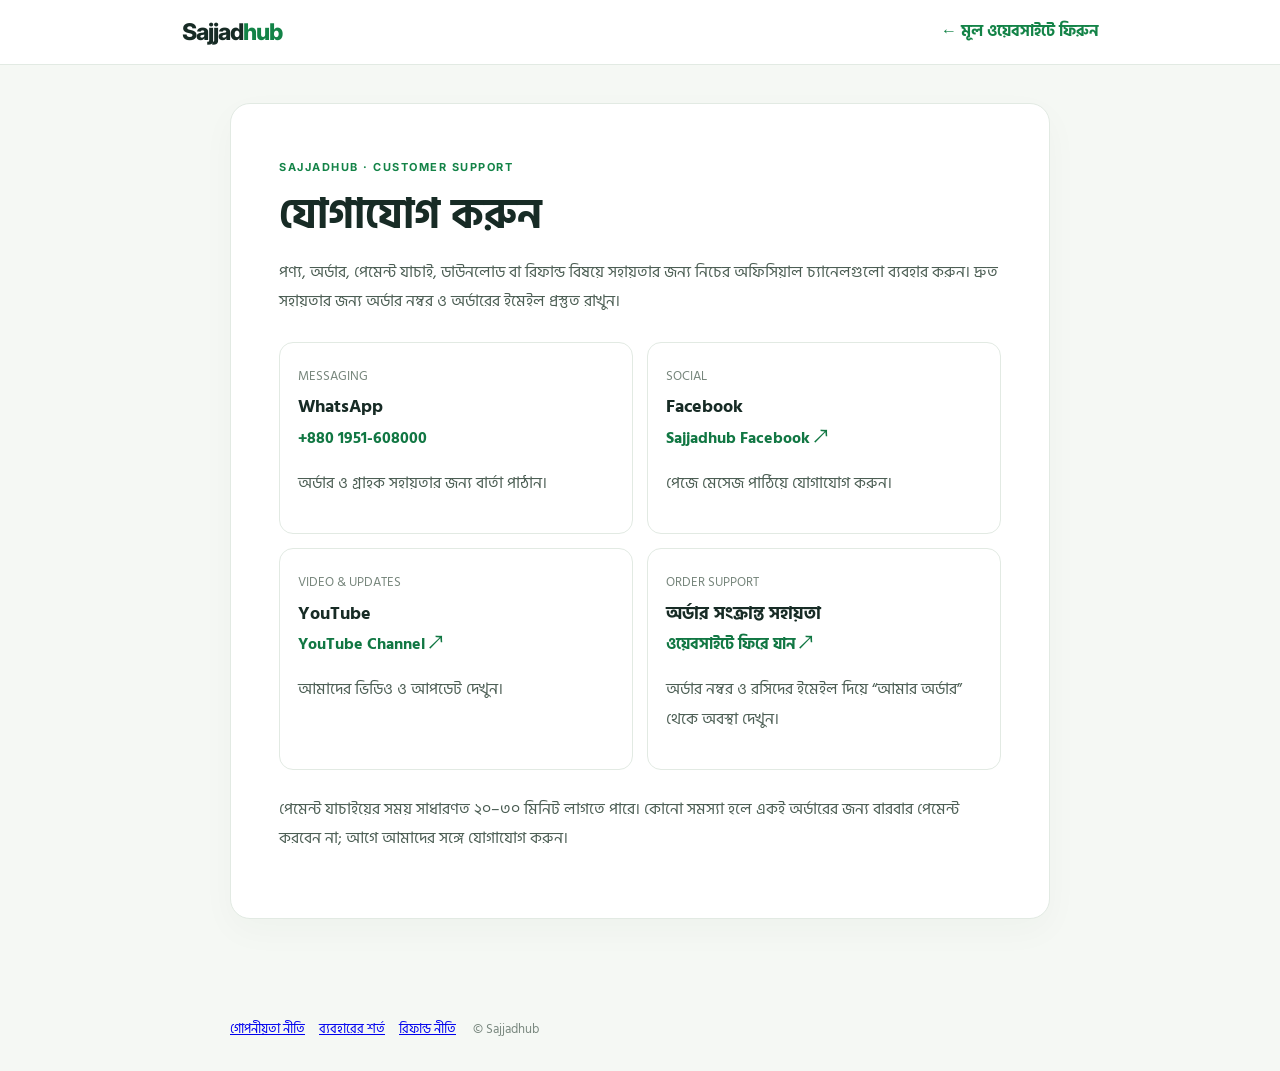
<file: contact.html>
<!doctype html>
<html lang="bn"><head><meta charset="utf-8"><meta name="viewport" content="width=device-width,initial-scale=1"><meta name="description" content="Sajjadhub-এর অর্ডার, পণ্য, পেমেন্ট ও গ্রাহক সহায়তার জন্য যোগাযোগ করুন।"><meta name="robots" content="index,follow"><link rel="canonical" href="https://sajjadhub.pages.dev/contact.html"><meta name="theme-color" content="#101828"><title>যোগাযোগ | Sajjadhub</title><link rel="preconnect" href="https://fonts.googleapis.com"><link rel="preconnect" href="https://fonts.gstatic.com" crossorigin><link href="https://fonts.googleapis.com/css2?family=Hind+Siliguri:wght@400;500;600;700&family=Inter:wght@400;600;700;800&display=swap" rel="stylesheet"><style>
:root{--ink:#172b25;--green:#138347;--line:#e2eae3;--paper:#f5f8f4}*{box-sizing:border-box}body{margin:0;background:var(--paper);color:var(--ink);font-family:"Hind Siliguri",sans-serif;line-height:1.85}.top{background:#fff;border-bottom:1px solid var(--line)}.nav{max-width:960px;margin:auto;padding:17px 22px;display:flex;justify-content:space-between;align-items:center;gap:15px}.brand{font:800 23px Inter,sans-serif;color:var(--ink);text-decoration:none;letter-spacing:-1px}.brand span{color:var(--green)}.nav a:last-child{color:var(--green);text-decoration:none;font-weight:700}.wrap{max-width:860px;margin:38px auto;padding:0 20px 60px}.paper{background:#fff;border:1px solid var(--line);border-radius:20px;padding:clamp(22px,5vw,48px);box-shadow:0 12px 35px #183c2408}.eyebrow{font:700 11px Inter,sans-serif;letter-spacing:1.5px;color:var(--green)}h1{font-size:clamp(30px,5vw,42px);line-height:1.25;margin:8px 0}p{color:#4c5e54}.cards{display:grid;grid-template-columns:repeat(2,minmax(0,1fr));gap:14px;margin:25px 0}.item{border:1px solid var(--line);border-radius:14px;padding:18px}.item strong{display:block;font-size:18px}.item a{color:#117743;font-weight:700;text-decoration:none;overflow-wrap:anywhere}.item small{color:#77867c}.bottom{max-width:860px;margin:0 auto;padding:0 20px 30px;color:#7b8980;font-size:13px}.bottom a{margin-right:14px}@media(max-width:560px){.cards{grid-template-columns:1fr}}</style></head>
<body><header class="top"><nav class="nav"><a class="brand" href="/">Sajjad<span>hub</span></a><a href="/">← মূল ওয়েবসাইটে ফিরুন</a></nav></header><main class="wrap"><article class="paper"><span class="eyebrow">SAJJADHUB · CUSTOMER SUPPORT</span><h1>যোগাযোগ করুন</h1><p>পণ্য, অর্ডার, পেমেন্ট যাচাই, ডাউনলোড বা রিফান্ড বিষয়ে সহায়তার জন্য নিচের অফিসিয়াল চ্যানেলগুলো ব্যবহার করুন। দ্রুত সহায়তার জন্য অর্ডার নম্বর ও অর্ডারের ইমেইল প্রস্তুত রাখুন।</p>
<div class="cards"><section class="item"><small>MESSAGING</small><strong>WhatsApp</strong><a href="https://wa.me/8801951608000" target="_blank" rel="noopener noreferrer">+880 1951-608000</a><p>অর্ডার ও গ্রাহক সহায়তার জন্য বার্তা পাঠান।</p></section>
<section class="item"><small>SOCIAL</small><strong>Facebook</strong><a href="https://www.facebook.com/sh.shoheb.vai" target="_blank" rel="noopener noreferrer">Sajjadhub Facebook ↗</a><p>পেজে মেসেজ পাঠিয়ে যোগাযোগ করুন।</p></section>
<section class="item"><small>VIDEO & UPDATES</small><strong>YouTube</strong><a href="https://www.youtube.com/@hookbangla" target="_blank" rel="noopener noreferrer">YouTube Channel ↗</a><p>আমাদের ভিডিও ও আপডেট দেখুন।</p></section>
<section class="item"><small>ORDER SUPPORT</small><strong>অর্ডার সংক্রান্ত সহায়তা</strong><a href="/#shop">ওয়েবসাইটে ফিরে যান ↗</a><p>অর্ডার নম্বর ও রসিদের ইমেইল দিয়ে “আমার অর্ডার” থেকে অবস্থা দেখুন।</p></section></div>
<p>পেমেন্ট যাচাইয়ের সময় সাধারণত ২০–৩০ মিনিট লাগতে পারে। কোনো সমস্যা হলে একই অর্ডারের জন্য বারবার পেমেন্ট করবেন না; আগে আমাদের সঙ্গে যোগাযোগ করুন।</p></article></main><footer class="bottom"><a href="/privacy-policy.html">গোপনীয়তা নীতি</a><a href="/terms.html">ব্যবহারের শর্ত</a><a href="/refund-policy.html">রিফান্ড নীতি</a> © Sajjadhub</footer></body></html>
</file>
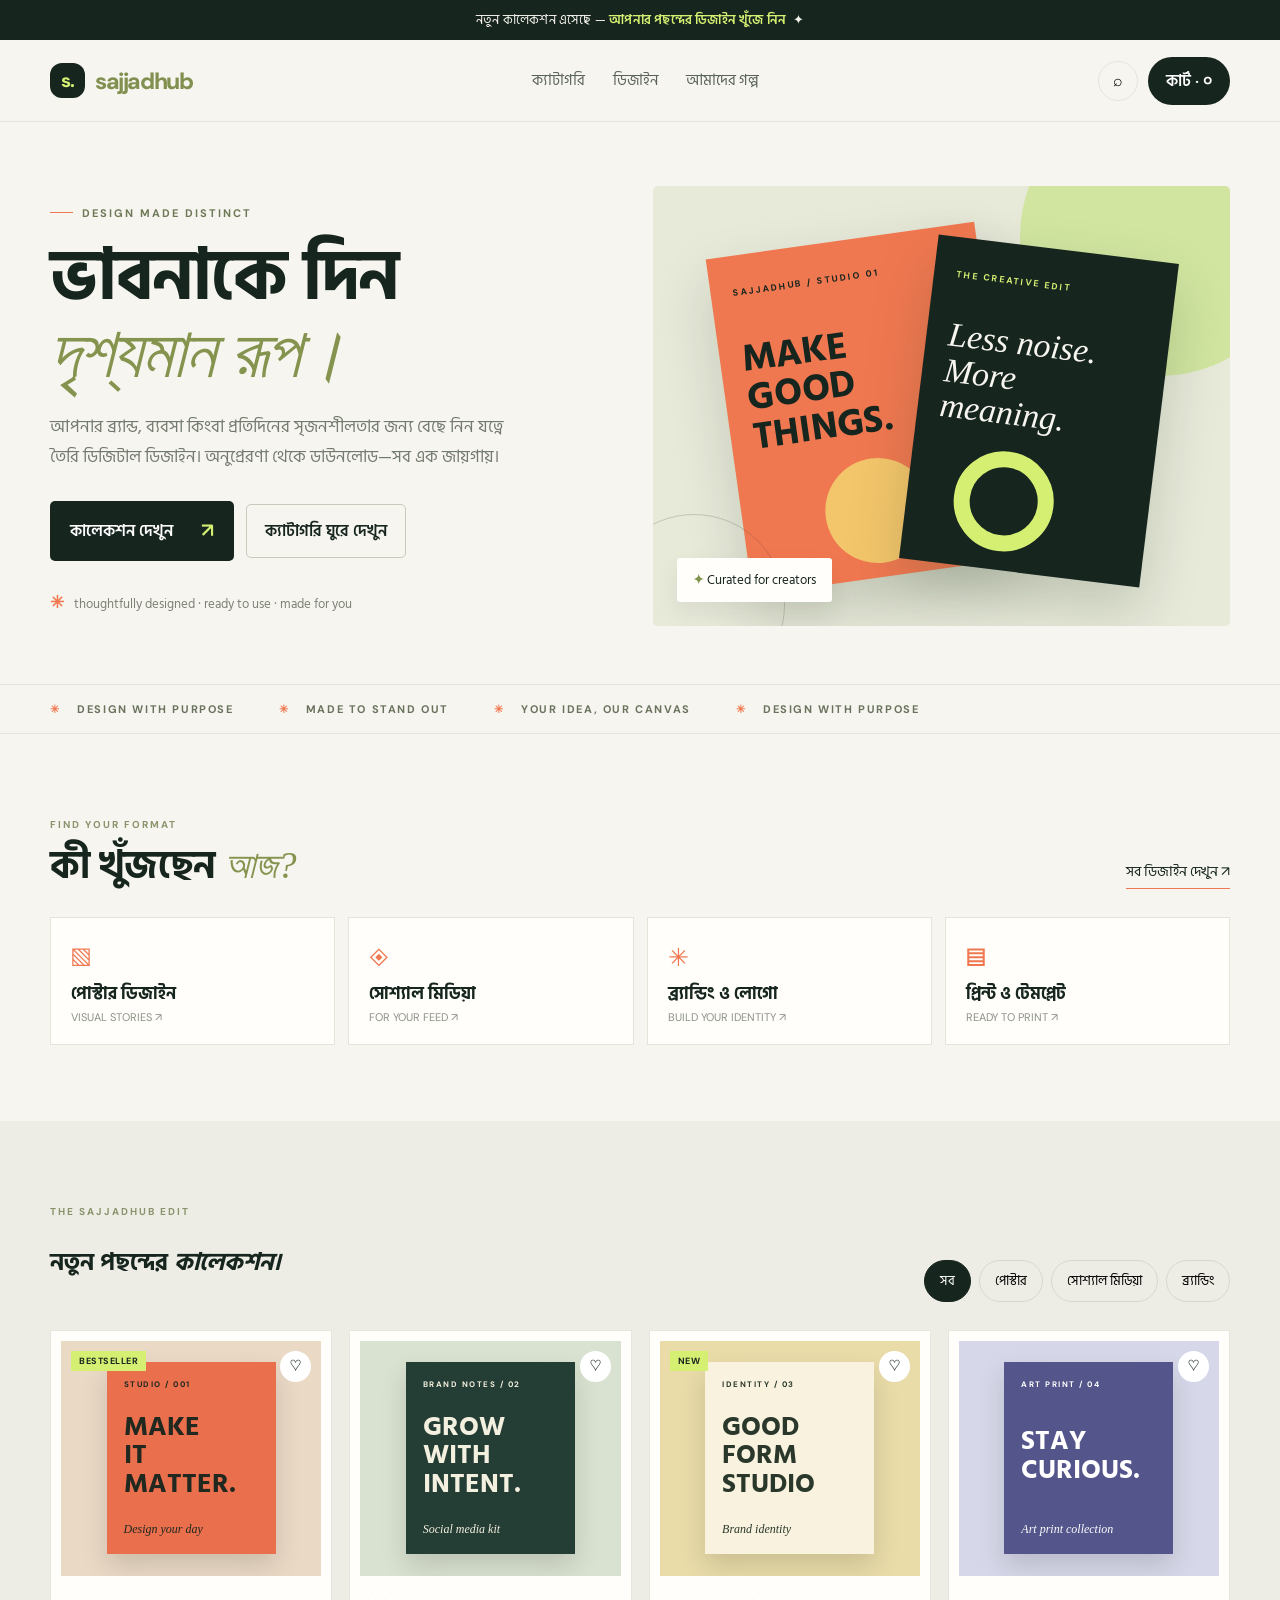
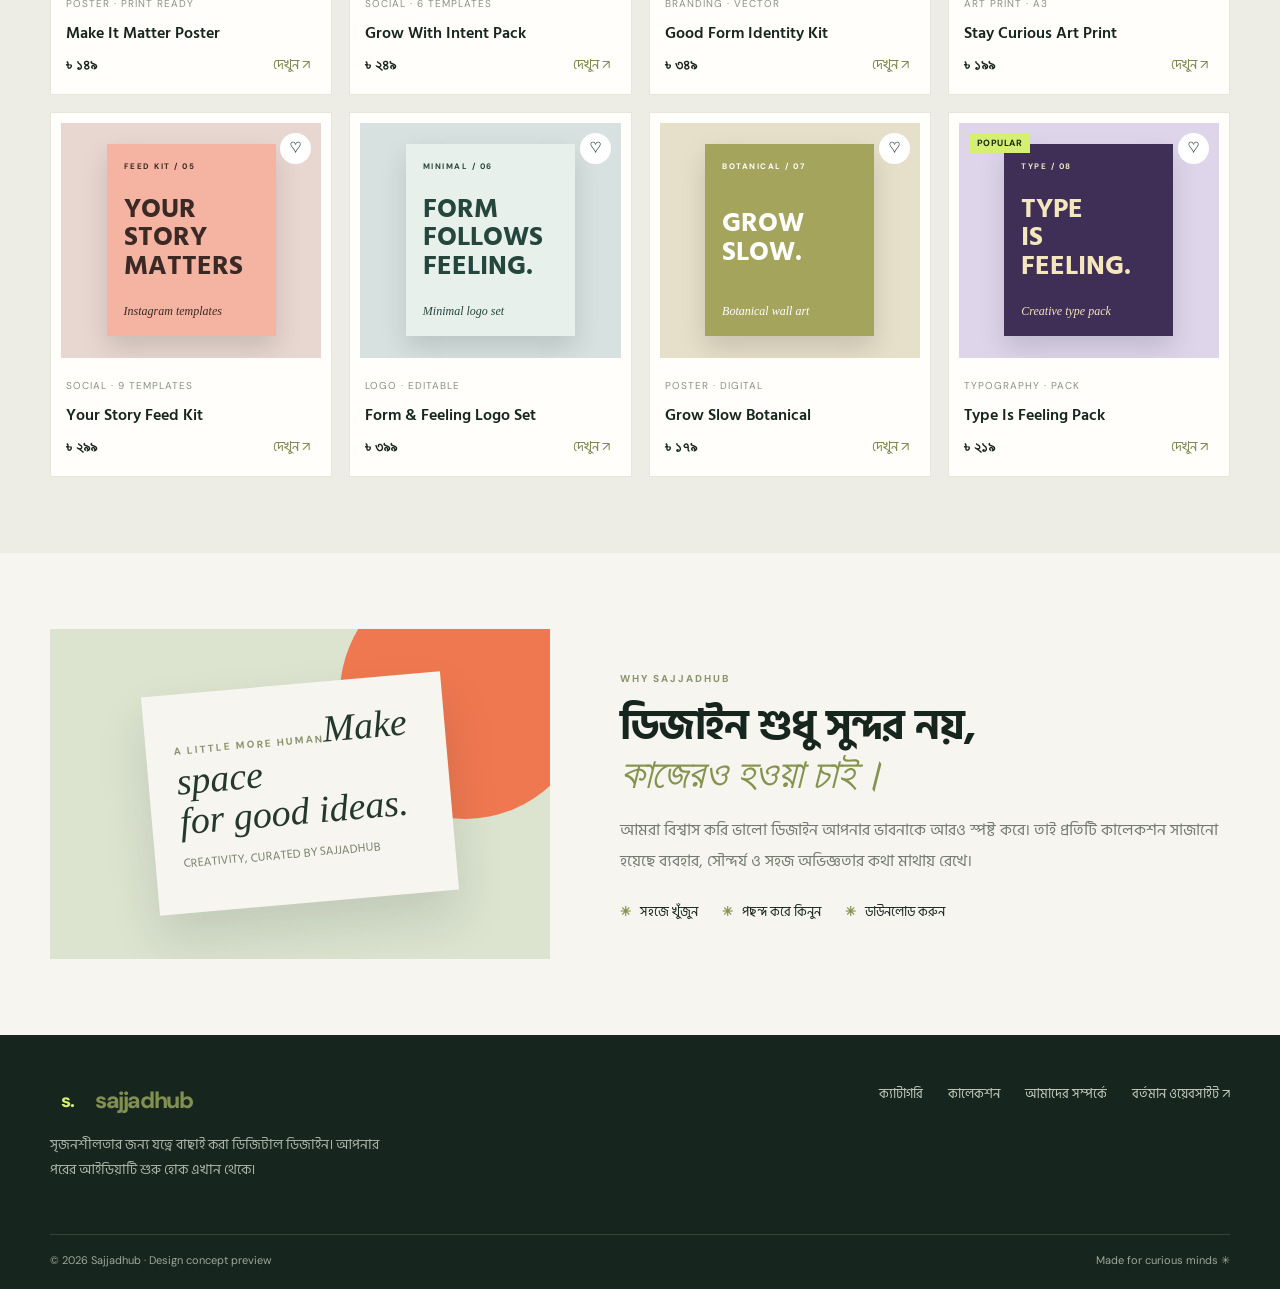
<file: design-demo.html>
<!doctype html>
<html lang="bn">
<head>
<meta charset="utf-8"><meta name="viewport" content="width=device-width,initial-scale=1">
<meta name="theme-color" content="#f7f5ef">
<title>Sajjadhub — নতুন ডিজাইন ডেমো</title>
<link rel="preconnect" href="https://fonts.googleapis.com"><link rel="preconnect" href="https://fonts.gstatic.com" crossorigin>
<link href="https://fonts.googleapis.com/css2?family=DM+Sans:wght@400;500;600;700;800&family=Hind+Siliguri:wght@400;500;600;700&display=swap" rel="stylesheet">
<style>
:root{--paper:#f7f5ef;--ink:#17251f;--muted:#737b70;--line:#e6e3d9;--lime:#d5ef73;--orange:#f07850;--white:#fffefa;--serif:Georgia,serif}
*{box-sizing:border-box}html{scroll-behavior:smooth}body{margin:0;background:var(--paper);color:var(--ink);font-family:"Hind Siliguri","DM Sans",sans-serif}button,a{font:inherit}a{color:inherit;text-decoration:none}.wrap{width:min(1180px,calc(100% - 48px));margin:auto}
.announce{background:var(--ink);color:#f7f5ef;text-align:center;padding:9px 15px;font-size:13px;letter-spacing:.2px}.announce b{color:var(--lime);font-weight:600}
header{height:82px;display:flex;align-items:center;border-bottom:1px solid var(--line);background:rgba(247,245,239,.92);position:sticky;top:0;z-index:10;backdrop-filter:blur(16px)}.nav{display:flex;align-items:center;justify-content:space-between;gap:24px}.brand{display:flex;align-items:center;gap:10px;font:800 23px "DM Sans",sans-serif;letter-spacing:-1.4px}.brand-mark{width:35px;height:35px;border-radius:12px;background:var(--ink);color:var(--lime);display:grid;place-items:center;font-size:19px}.brand span:last-child{color:#819050}.links{display:flex;gap:28px;font-size:15px;color:#59635a}.links a:hover{color:var(--orange)}.nav-right{display:flex;align-items:center;gap:10px}.iconbtn{width:40px;height:40px;border:1px solid var(--line);border-radius:50%;background:transparent;cursor:pointer}.bag{background:var(--ink);color:white;border:0;border-radius:30px;padding:11px 18px;cursor:pointer;font-weight:600}
.hero{padding:64px 0 58px;display:grid;grid-template-columns:1fr 1.04fr;gap:48px;align-items:center}.kicker{display:inline-flex;align-items:center;gap:9px;font:700 11px "DM Sans",sans-serif;letter-spacing:2px;color:#6d7958;text-transform:uppercase}.kicker:before{content:"";width:23px;height:1px;background:var(--orange)}h1{font-size:clamp(42px,5.5vw,70px);line-height:1.08;letter-spacing:-1.5px;margin:19px 0 18px;font-weight:700}h1 em{font-family:var(--serif);font-weight:400;color:#84934e} .hero p{max-width:480px;color:var(--muted);font-size:17px;line-height:1.8;margin:0 0 28px}.actions{display:flex;gap:12px;align-items:center}.primary{display:inline-flex;align-items:center;gap:28px;padding:14px 20px;background:var(--ink);color:white;border-radius:5px;font-weight:600}.primary span{color:var(--lime);font-size:20px}.secondary{padding:13px 18px;border:1px solid #c9cbbd;border-radius:5px;font-weight:600}.hero-note{margin-top:28px;font-size:13px;color:#7d8277}.hero-note b{color:var(--orange);font-size:17px;margin-right:7px}
.artboard{height:440px;position:relative;background:#e7e9d9;border-radius:5px;overflow:hidden;padding:26px}.artboard:before{content:"";position:absolute;width:280px;height:280px;border-radius:50%;background:#d1e5a0;right:-70px;top:-90px}.artboard:after{content:"";position:absolute;width:180px;height:180px;border:1px solid rgba(23,37,31,.18);border-radius:50%;left:-50px;bottom:-70px}.poster-a{position:absolute;width:47%;height:77%;left:13%;top:12%;background:#f07850;transform:rotate(-8deg);box-shadow:0 25px 55px #31412c30;padding:22px;color:#17251f}.poster-a .tiny{font:700 9px "DM Sans";letter-spacing:2px}.poster-a strong{display:block;font-size:38px;line-height:1.02;margin-top:38px}.poster-a .sun{width:105px;height:105px;border-radius:50%;background:#f4c66b;margin:18px auto 0}.poster-b{position:absolute;width:42%;height:74%;right:12%;top:14%;background:#17251f;color:#f7f5ef;transform:rotate(7deg);box-shadow:0 25px 55px #31412c35;padding:22px}.poster-b .tiny{font:700 9px "DM Sans";letter-spacing:2px;color:var(--lime)}.poster-b strong{display:block;font:italic 34px/1.05 Georgia;margin-top:32px}.poster-b .circle{width:100px;height:100px;border-radius:50%;border:16px solid #d5ef73;margin:20px 0 0 25px}.float-label{position:absolute;z-index:2;bottom:24px;left:24px;background:var(--white);padding:11px 16px;border-radius:3px;font-size:13px;box-shadow:0 10px 25px #17251f12}.float-label b{color:#82934e}
.ticker{border-top:1px solid var(--line);border-bottom:1px solid var(--line);padding:17px 0;overflow:hidden;white-space:nowrap;color:#69735e;font:700 11px "DM Sans";letter-spacing:1.6px}.ticker span{margin-right:45px}.ticker i{color:var(--orange);font-style:normal;margin-right:12px}
.section{padding:76px 0}.section-top{display:flex;align-items:end;justify-content:space-between;gap:20px;margin-bottom:28px}.eyebrow{font:700 10px "DM Sans";letter-spacing:2px;color:#89936c}.section h2{font-size:38px;line-height:1.15;margin:8px 0 0;letter-spacing:-.6px}.section h2 em{font-family:Georgia;color:#84934e;font-weight:400}.viewall{font-size:14px;border-bottom:1px solid var(--orange);padding-bottom:5px}
.categories{display:grid;grid-template-columns:repeat(4,1fr);gap:13px}.cat{height:128px;background:var(--white);border:1px solid var(--line);padding:20px;display:flex;flex-direction:column;justify-content:space-between;transition:.25s}.cat:hover{transform:translateY(-4px);border-color:#aab28b}.cat .symbol{font-size:25px;color:var(--orange)}.cat strong{font-size:17px}.cat small{color:#8b9186;font:11px "DM Sans"}
.products{background:#eeede5;padding:76px 0}.filters{display:flex;gap:8px;flex-wrap:wrap}.filter{border:1px solid #d8d8cc;background:transparent;padding:9px 15px;border-radius:30px;cursor:pointer;font-size:13px}.filter.active,.filter:hover{background:var(--ink);color:white;border-color:var(--ink)}.product-grid{display:grid;grid-template-columns:repeat(4,1fr);gap:17px}.product{background:var(--white);padding:10px;border:1px solid #e7e5dc;transition:.25s;cursor:pointer}.product:hover{transform:translateY(-5px);box-shadow:0 18px 35px #17251f0c}.thumb{height:235px;position:relative;overflow:hidden;display:grid;place-items:center}.thumb .art{width:65%;height:82%;box-shadow:0 12px 25px #0002;display:flex;flex-direction:column;justify-content:space-between;padding:17px;transition:.3s}.product:hover .art{transform:scale(1.04) rotate(-1deg)}.art small{font:700 8px "DM Sans";letter-spacing:1.5px}.art strong{font-size:27px;line-height:1.05}.art i{font:italic 12px Georgia}.t1{background:#ead9c5}.t1 .art{background:#e96f4d;color:#202820}.t2{background:#d9e1d0}.t2 .art{background:#243d35;color:#f4f0df}.t3{background:#e9dca9}.t3 .art{background:#f8f2df;color:#29382b}.t4{background:#d6d7e8}.t4 .art{background:#54558b;color:#fff}.t5{background:#e8d7d0}.t5 .art{background:#f4b4a1;color:#3b2925}.t6{background:#d7e2e0}.t6 .art{background:#e8f0ec;color:#25463d}.t7{background:#e6dfc9}.t7 .art{background:#a4a45d;color:#fff}.t8{background:#ded5eb}.t8 .art{background:#3f2e55;color:#f4e7bc}.save{position:absolute;right:10px;top:10px;width:31px;height:31px;border:0;border-radius:50%;background:#fff;color:#24352b;cursor:pointer}.save.saved{color:#e96f4d}.tag{position:absolute;left:10px;top:10px;background:var(--lime);padding:4px 8px;font:700 9px "DM Sans";letter-spacing:.5px}.prod-meta{padding:13px 5px 7px}.prod-meta small{color:#8b9186;font:10px "DM Sans";letter-spacing:1px}.prod-meta h3{font-size:16px;margin:5px 0 7px;font-weight:600}.price-row{display:flex;justify-content:space-between;align-items:center}.price{font:700 15px "DM Sans"}.quick{border:0;background:transparent;color:#78864e;cursor:pointer;font-size:13px}
.story{display:grid;grid-template-columns:.9fr 1.1fr;gap:70px;align-items:center}.story-art{min-height:330px;background:#dce4d0;position:relative;display:grid;place-items:center;overflow:hidden}.story-art:before{content:"";position:absolute;width:250px;height:250px;border-radius:50%;background:#f07850;right:-40px;top:-60px}.story-card{position:relative;background:#f7f5ef;width:60%;padding:28px;box-shadow:0 25px 50px #17251f22;transform:rotate(-5deg)}.story-card strong{font:italic 38px/1 Georgia;color:#25382e}.story-card p{font-size:12px;color:#75806d}.story-copy h2{font-size:42px;line-height:1.15;margin:12px 0}.story-copy p{color:var(--muted);line-height:1.9}.benefits{display:flex;gap:24px;margin-top:25px;flex-wrap:wrap}.benefits span{font-size:13px}.benefits b{color:#84934e;margin-right:6px}
footer{background:#17251f;color:#f7f5ef;padding:48px 0 22px}.foot{display:flex;justify-content:space-between;gap:40px;align-items:start}.foot .brand{color:white}.foot p{max-width:340px;color:#aab4a6;line-height:1.8;font-size:14px}.foot-links{display:flex;gap:25px;color:#c4cbbd;font-size:13px}.copyright{border-top:1px solid #344238;margin-top:38px;padding-top:18px;color:#9ca89a;font:11px "DM Sans";display:flex;justify-content:space-between}
.toast{position:fixed;bottom:22px;left:50%;transform:translate(-50%,20px);opacity:0;background:#17251f;color:white;padding:12px 20px;border-radius:30px;z-index:30;transition:.25s;pointer-events:none}.toast.show{opacity:1;transform:translate(-50%,0)}
@media(max-width:850px){.links{display:none}.hero{grid-template-columns:1fr;gap:32px;padding-top:45px}.artboard{height:390px}.categories{grid-template-columns:repeat(2,1fr)}.product-grid{grid-template-columns:repeat(2,1fr)}.story{grid-template-columns:1fr;gap:35px}.foot{flex-direction:column}.foot-links{flex-wrap:wrap}}
@media(max-width:520px){.wrap{width:calc(100% - 30px)}header{height:68px}.brand{font-size:20px}.iconbtn{width:35px;height:35px}.bag{padding:9px 13px;font-size:12px}.hero{padding:37px 0}.hero p{font-size:15px}.artboard{height:320px;padding:15px}.poster-a,.poster-b{padding:14px}.poster-a strong{font-size:28px;margin-top:28px}.poster-b strong{font-size:27px}.poster-a .sun,.poster-b .circle{width:75px;height:75px}.section,.products{padding:55px 0}.section-top{align-items:start;flex-direction:column}.section h2{font-size:32px}.cat{height:110px;padding:14px}.product-grid{gap:9px}.thumb{height:175px}.thumb .art{padding:12px}.art strong{font-size:21px}.prod-meta h3{font-size:14px}.price{font-size:13px}.filters{gap:6px}.filter{padding:7px 11px;font-size:12px}.story-copy h2{font-size:34px}.copyright{gap:10px;flex-direction:column}}
@media(prefers-reduced-motion:reduce){*{scroll-behavior:auto!important;transition:none!important}}
</style>
</head>
<body>
<div class="announce">নতুন কালেকশন এসেছে — <b>আপনার পছন্দের ডিজাইন খুঁজে নিন</b> &nbsp;✦</div>
<header><div class="wrap nav"><a class="brand" href="#"><span class="brand-mark">s.</span><span>sajjadhub</span></a><nav class="links"><a href="#categories">ক্যাটাগরি</a><a href="#collection">ডিজাইন</a><a href="#story">আমাদের গল্প</a></nav><div class="nav-right"><button class="iconbtn" aria-label="সার্চ" onclick="document.querySelector('#collection').scrollIntoView()">⌕</button><button class="bag" id="bag">কার্ট · ০</button></div></div></header>
<main>
<section class="wrap hero"><div><span class="kicker">DESIGN MADE DISTINCT</span><h1>ভাবনাকে দিন<br><em>দৃশ্যমান রূপ।</em></h1><p>আপনার ব্র্যান্ড, ব্যবসা কিংবা প্রতিদিনের সৃজনশীলতার জন্য বেছে নিন যত্নে তৈরি ডিজিটাল ডিজাইন। অনুপ্রেরণা থেকে ডাউনলোড—সব এক জায়গায়।</p><div class="actions"><a class="primary" href="#collection">কালেকশন দেখুন <span>↗</span></a><a class="secondary" href="#categories">ক্যাটাগরি ঘুরে দেখুন</a></div><div class="hero-note"><b>✳</b> thoughtfully designed · ready to use · made for you</div></div><div class="artboard"><div class="poster-a"><span class="tiny">SAJJADHUB / STUDIO 01</span><strong>MAKE<br>GOOD<br>THINGS.</strong><div class="sun"></div></div><div class="poster-b"><span class="tiny">THE CREATIVE EDIT</span><strong>Less noise.<br>More meaning.</strong><div class="circle"></div></div><div class="float-label"><b>✦</b> Curated for creators</div></div></section>
<div class="ticker"><div class="wrap"><span><i>✳</i> DESIGN WITH PURPOSE</span><span><i>✳</i> MADE TO STAND OUT</span><span><i>✳</i> YOUR IDEA, OUR CANVAS</span><span><i>✳</i> DESIGN WITH PURPOSE</span></div></div>
<section class="wrap section" id="categories"><div class="section-top"><div><span class="eyebrow">FIND YOUR FORMAT</span><h2>কী খুঁজছেন <em>আজ?</em></h2></div><a class="viewall" href="#collection">সব ডিজাইন দেখুন ↗</a></div><div class="categories"><a class="cat" href="#collection" data-filter="পোস্টার"><span class="symbol">▧</span><strong>পোস্টার ডিজাইন</strong><small>VISUAL STORIES ↗</small></a><a class="cat" href="#collection" data-filter="সোশ্যাল মিডিয়া"><span class="symbol">◈</span><strong>সোশ্যাল মিডিয়া</strong><small>FOR YOUR FEED ↗</small></a><a class="cat" href="#collection" data-filter="ব্র্যান্ডিং"><span class="symbol">✳</span><strong>ব্র্যান্ডিং ও লোগো</strong><small>BUILD YOUR IDENTITY ↗</small></a><a class="cat" href="#collection" data-filter="প্রিন্ট"><span class="symbol">▤</span><strong>প্রিন্ট ও টেমপ্লেট</strong><small>READY TO PRINT ↗</small></a></div></section>
<section class="products" id="collection"><div class="wrap"><div class="section-top"><div><span class="eyebrow">THE SAJJADHUB EDIT</span><h2>নতুন পছন্দের <em>কালেকশন।</em></h2></div><div class="filters"><button class="filter active" data-kind="সব">সব</button><button class="filter" data-kind="পোস্টার">পোস্টার</button><button class="filter" data-kind="সোশ্যাল মিডিয়া">সোশ্যাল মিডিয়া</button><button class="filter" data-kind="ব্র্যান্ডিং">ব্র্যান্ডিং</button></div></div><div class="product-grid" id="grid">
<article class="product" data-cat="পোস্টার"><div class="thumb t1"><span class="tag">BESTSELLER</span><button class="save" aria-label="পছন্দে রাখুন">♡</button><div class="art"><small>STUDIO / 001</small><strong>MAKE<br>IT<br>MATTER.</strong><i>Design your day</i></div></div><div class="prod-meta"><small>POSTER · PRINT READY</small><h3>Make It Matter Poster</h3><div class="price-row"><span class="price">৳ ১৪৯</span><button class="quick">দেখুন ↗</button></div></div></article>
<article class="product" data-cat="সোশ্যাল মিডিয়া"><div class="thumb t2"><button class="save" aria-label="পছন্দে রাখুন">♡</button><div class="art"><small>BRAND NOTES / 02</small><strong>GROW<br>WITH<br>INTENT.</strong><i>Social media kit</i></div></div><div class="prod-meta"><small>SOCIAL · 6 TEMPLATES</small><h3>Grow With Intent Pack</h3><div class="price-row"><span class="price">৳ ২৪৯</span><button class="quick">দেখুন ↗</button></div></div></article>
<article class="product" data-cat="ব্র্যান্ডিং"><div class="thumb t3"><span class="tag">NEW</span><button class="save" aria-label="পছন্দে রাখুন">♡</button><div class="art"><small>IDENTITY / 03</small><strong>GOOD<br>FORM<br>STUDIO</strong><i>Brand identity</i></div></div><div class="prod-meta"><small>BRANDING · VECTOR</small><h3>Good Form Identity Kit</h3><div class="price-row"><span class="price">৳ ৩৪৯</span><button class="quick">দেখুন ↗</button></div></div></article>
<article class="product" data-cat="পোস্টার"><div class="thumb t4"><button class="save" aria-label="পছন্দে রাখুন">♡</button><div class="art"><small>ART PRINT / 04</small><strong>STAY<br>CURIOUS.</strong><i>Art print collection</i></div></div><div class="prod-meta"><small>ART PRINT · A3</small><h3>Stay Curious Art Print</h3><div class="price-row"><span class="price">৳ ১৯৯</span><button class="quick">দেখুন ↗</button></div></div></article>
<article class="product" data-cat="সোশ্যাল মিডিয়া"><div class="thumb t5"><button class="save" aria-label="পছন্দে রাখুন">♡</button><div class="art"><small>FEED KIT / 05</small><strong>YOUR<br>STORY<br>MATTERS</strong><i>Instagram templates</i></div></div><div class="prod-meta"><small>SOCIAL · 9 TEMPLATES</small><h3>Your Story Feed Kit</h3><div class="price-row"><span class="price">৳ ২৯৯</span><button class="quick">দেখুন ↗</button></div></div></article>
<article class="product" data-cat="ব্র্যান্ডিং"><div class="thumb t6"><button class="save" aria-label="পছন্দে রাখুন">♡</button><div class="art"><small>MINIMAL / 06</small><strong>FORM<br>FOLLOWS<br>FEELING.</strong><i>Minimal logo set</i></div></div><div class="prod-meta"><small>LOGO · EDITABLE</small><h3>Form & Feeling Logo Set</h3><div class="price-row"><span class="price">৳ ৩৯৯</span><button class="quick">দেখুন ↗</button></div></div></article>
<article class="product" data-cat="পোস্টার"><div class="thumb t7"><button class="save" aria-label="পছন্দে রাখুন">♡</button><div class="art"><small>BOTANICAL / 07</small><strong>GROW<br>SLOW.</strong><i>Botanical wall art</i></div></div><div class="prod-meta"><small>POSTER · DIGITAL</small><h3>Grow Slow Botanical</h3><div class="price-row"><span class="price">৳ ১৭৯</span><button class="quick">দেখুন ↗</button></div></div></article>
<article class="product" data-cat="ব্র্যান্ডিং"><div class="thumb t8"><span class="tag">POPULAR</span><button class="save" aria-label="পছন্দে রাখুন">♡</button><div class="art"><small>TYPE / 08</small><strong>TYPE<br>IS<br>FEELING.</strong><i>Creative type pack</i></div></div><div class="prod-meta"><small>TYPOGRAPHY · PACK</small><h3>Type Is Feeling Pack</h3><div class="price-row"><span class="price">৳ ২১৯</span><button class="quick">দেখুন ↗</button></div></div></article>
</div></div></section>
<section class="wrap section story" id="story"><div class="story-art"><div class="story-card"><span class="eyebrow">A LITTLE MORE HUMAN</span><strong>Make space<br>for good ideas.</strong><p>CREATIVITY, CURATED BY SAJJADHUB</p></div></div><div class="story-copy"><span class="eyebrow">WHY SAJJADHUB</span><h2>ডিজাইন শুধু সুন্দর নয়,<br><em>কাজেরও হওয়া চাই।</em></h2><p>আমরা বিশ্বাস করি ভালো ডিজাইন আপনার ভাবনাকে আরও স্পষ্ট করে। তাই প্রতিটি কালেকশন সাজানো হয়েছে ব্যবহার, সৌন্দর্য ও সহজ অভিজ্ঞতার কথা মাথায় রেখে।</p><div class="benefits"><span><b>✳</b> সহজে খুঁজুন</span><span><b>✳</b> পছন্দ করে কিনুন</span><span><b>✳</b> ডাউনলোড করুন</span></div></div></section>
</main>
<footer><div class="wrap"><div class="foot"><div><a class="brand" href="#"><span class="brand-mark">s.</span><span>sajjadhub</span></a><p>সৃজনশীলতার জন্য যত্নে বাছাই করা ডিজিটাল ডিজাইন। আপনার পরের আইডিয়াটি শুরু হোক এখান থেকে।</p></div><div class="foot-links"><a href="#categories">ক্যাটাগরি</a><a href="#collection">কালেকশন</a><a href="#story">আমাদের সম্পর্কে</a><a href="https://sajjadhub.pages.dev/">বর্তমান ওয়েবসাইট ↗</a></div></div><div class="copyright"><span>© 2026 Sajjadhub · Design concept preview</span><span>Made for curious minds ✳</span></div></div></footer>
<div class="toast" id="toast">পছন্দের তালিকায় যোগ হয়েছে</div>
<script>
let cart=0;const toast=document.getElementById('toast');let toastTimer;function notify(t){toast.textContent=t;toast.classList.add('show');clearTimeout(toastTimer);toastTimer=setTimeout(()=>toast.classList.remove('show'),1800)}
document.querySelectorAll('.save').forEach(b=>b.addEventListener('click',e=>{e.stopPropagation();b.classList.toggle('saved');b.textContent=b.classList.contains('saved')?'♥':'♡';notify(b.classList.contains('saved')?'পছন্দের তালিকায় যোগ হয়েছে':'তালিকা থেকে সরানো হয়েছে')}));
document.querySelectorAll('.quick').forEach(b=>b.addEventListener('click',()=>notify('এটি ডিজাইন ডেমো — পণ্য কেনার ফিচার এখানে সক্রিয় নয়।')));
document.querySelectorAll('.filter').forEach(b=>b.addEventListener('click',()=>{document.querySelectorAll('.filter').forEach(x=>x.classList.remove('active'));b.classList.add('active');const k=b.dataset.kind;document.querySelectorAll('.product').forEach(p=>p.hidden=k!=='সব'&&p.dataset.cat!==k)}));
document.querySelectorAll('[data-filter]').forEach(a=>a.addEventListener('click',()=>{const k=a.dataset.filter;document.querySelectorAll('.filter').forEach(x=>{x.classList.toggle('active',x.dataset.kind===k)});document.querySelectorAll('.product').forEach(p=>p.hidden=k!=='সব'&&p.dataset.cat!==k)}));
document.getElementById('bag').addEventListener('click',()=>notify('কার্ট ফিচারটি চূড়ান্ত সাইটে যুক্ত হবে।'));
</script>
</body></html>
</file>
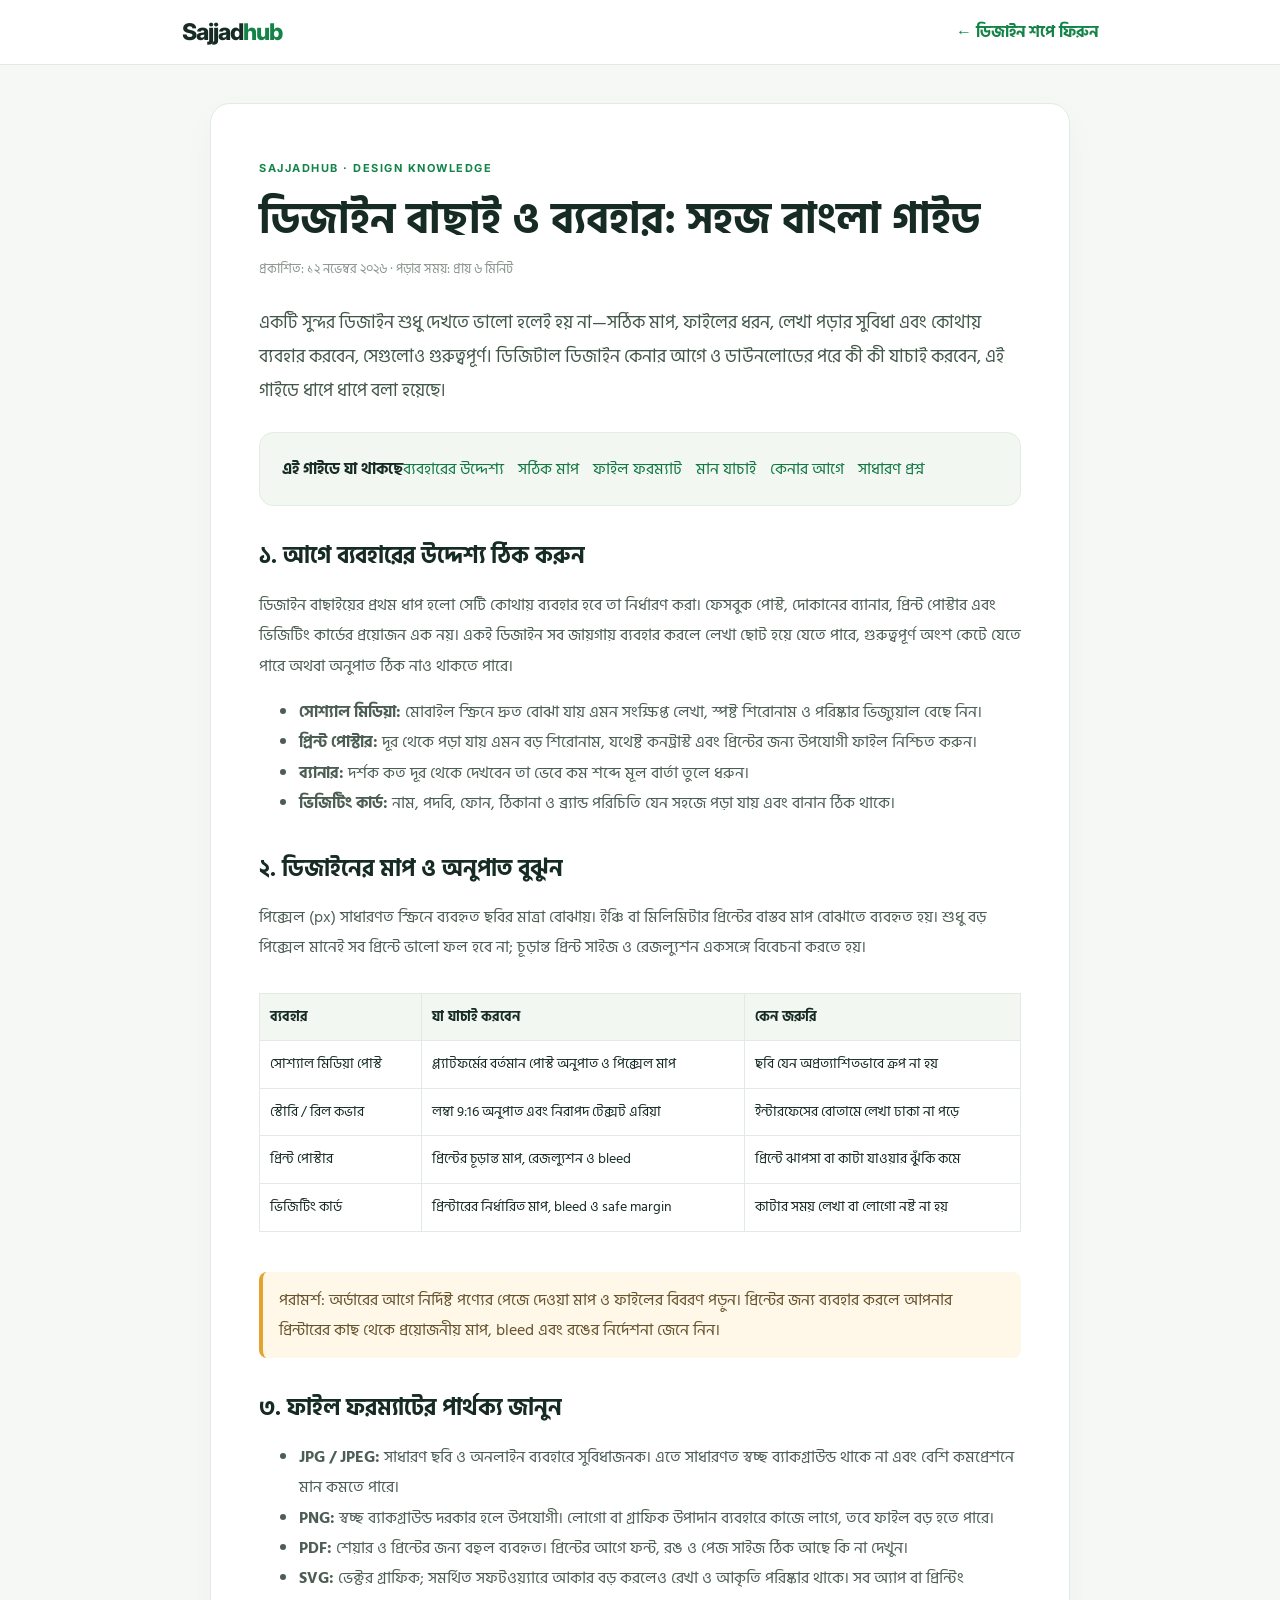
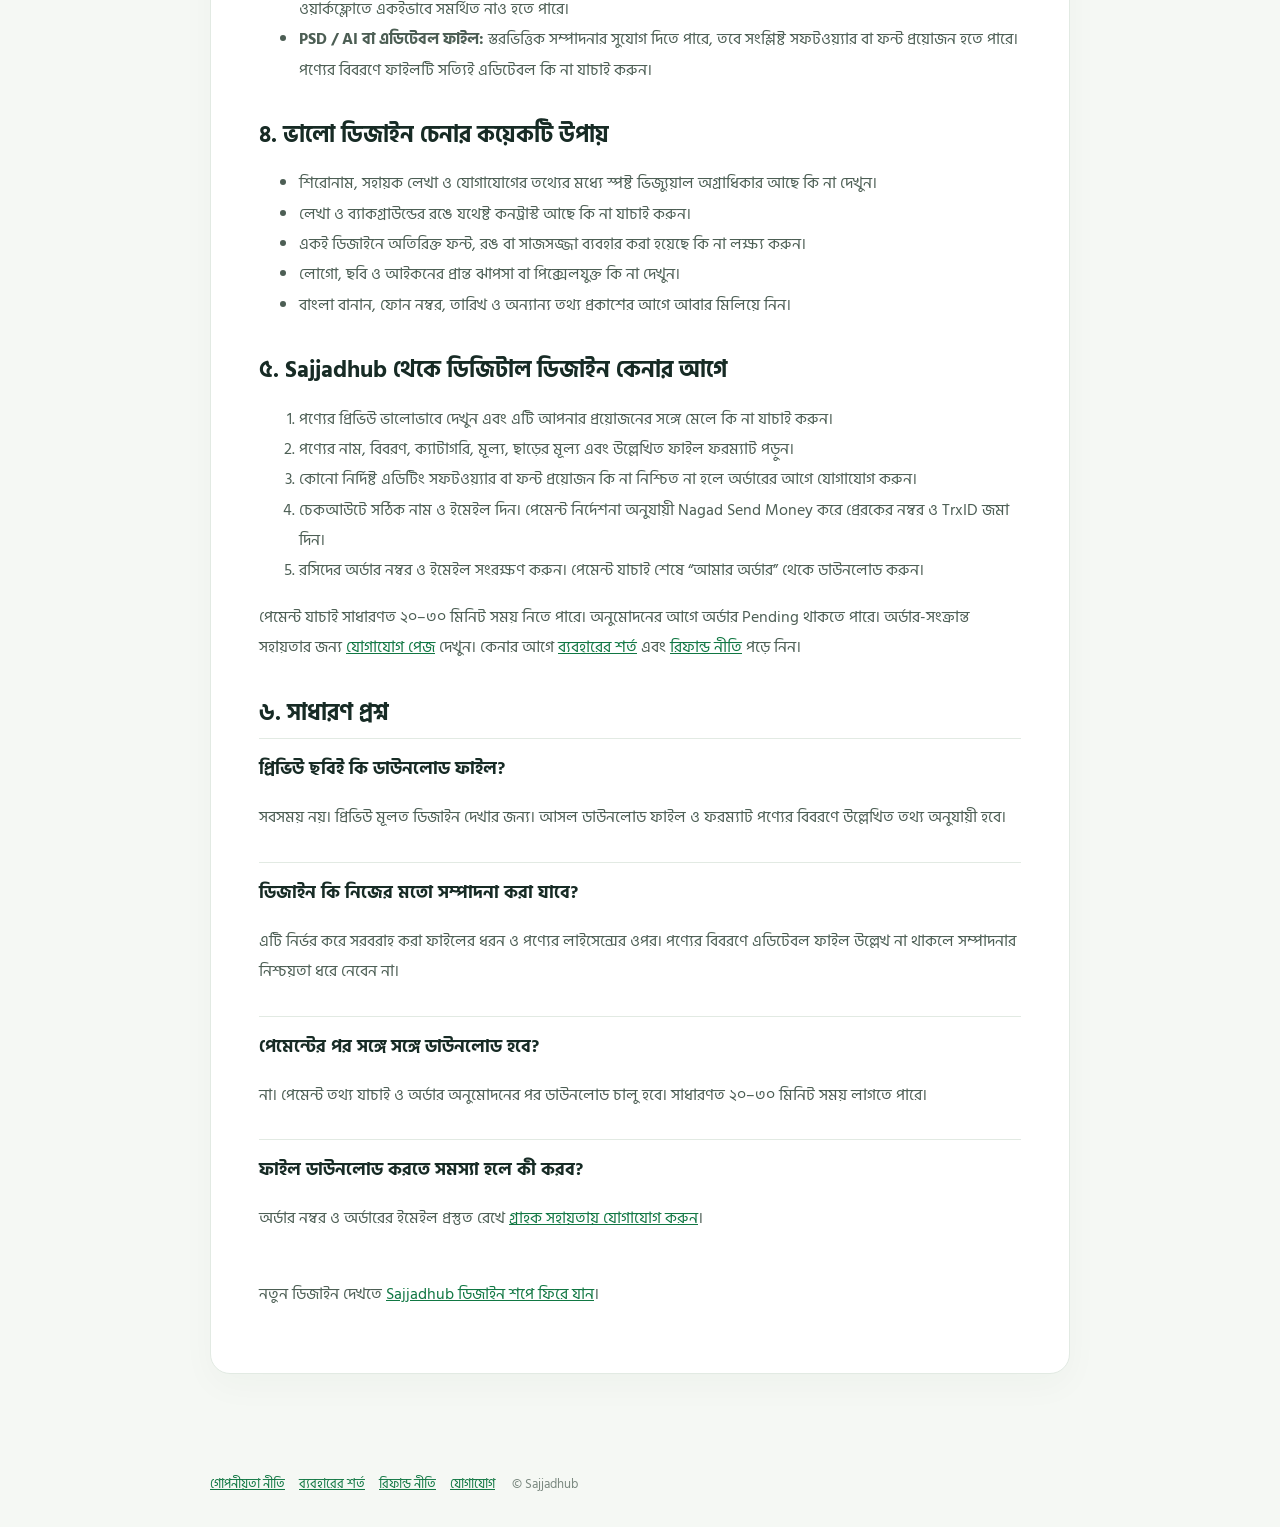
<file: design-guide.html>
<!doctype html>
<html lang="bn"><head><meta charset="utf-8"><meta name="viewport" content="width=device-width,initial-scale=1">
<meta name="description" content="পোস্টার, ব্যানার, সোশ্যাল মিডিয়া ও প্রিন্ট ডিজাইন বাছাই, ফাইল ফরম্যাট, রেজল্যুশন এবং ব্যবহার নিয়ে সহজ বাংলা গাইড।">
<meta name="robots" content="index,follow"><link rel="canonical" href="https://sajjadhub.pages.dev/design-guide.html">
<meta property="og:type" content="article"><meta property="og:title" content="ডিজাইন বাছাই ও ব্যবহার: সহজ গাইড | Sajjadhub"><meta property="og:description" content="ডিজিটাল ডিজাইন কেনার আগে কী দেখবেন, কোন ফাইল কোথায় ব্যবহার করবেন এবং কীভাবে ভালো ফল পাবেন।">
<title>ডিজাইন বাছাই ও ব্যবহার: সহজ গাইড | Sajjadhub</title><link rel="preconnect" href="https://fonts.googleapis.com"><link rel="preconnect" href="https://fonts.gstatic.com" crossorigin><link href="https://fonts.googleapis.com/css2?family=Hind+Siliguri:wght@400;500;600;700&family=Inter:wght@400;600;700;800&display=swap" rel="stylesheet">
<script type="application/ld+json">{"@context":"https://schema.org","@type":"Article","headline":"ডিজাইন বাছাই ও ব্যবহার: সহজ গাইড","description":"ডিজিটাল ডিজাইন কেনা, ফাইল ফরম্যাট, রেজল্যুশন ও ব্যবহারের বিষয়ে বাংলা গাইড।","datePublished":"2026-11-12","dateModified":"2026-11-12","inLanguage":"bn-BD","mainEntityOfPage":"https://sajjadhub.pages.dev/design-guide.html","publisher":{"@type":"Organization","name":"Sajjadhub","url":"https://sajjadhub.pages.dev/"}}</script>
<style>
:root{--ink:#172b25;--green:#138347;--line:#e2eae3;--paper:#f5f8f4}*{box-sizing:border-box}body{margin:0;background:var(--paper);color:var(--ink);font-family:"Hind Siliguri",sans-serif;line-height:1.9}.top{background:#fff;border-bottom:1px solid var(--line)}.nav{max-width:960px;margin:auto;padding:17px 22px;display:flex;justify-content:space-between;align-items:center;gap:15px}.brand{font:800 23px Inter,sans-serif;color:var(--ink);text-decoration:none;letter-spacing:-1px}.brand span{color:var(--green)}.nav a:last-child{color:var(--green);text-decoration:none;font-weight:700}.wrap{max-width:900px;margin:38px auto;padding:0 20px 60px}.paper{background:#fff;border:1px solid var(--line);border-radius:20px;padding:clamp(22px,5vw,48px);box-shadow:0 12px 35px #183c2408}.eyebrow{font:700 11px Inter,sans-serif;letter-spacing:1.5px;color:var(--green)}h1{font-size:clamp(30px,5vw,43px);line-height:1.35;margin:8px 0}h2{font-size:23px;margin:34px 0 8px;line-height:1.45}h3{font-size:18px;margin:20px 0 5px}p,li{color:#4c5e54}.intro{font-size:18px;color:#42574a}.meta{font-size:13px;color:#89958d;margin:0 0 24px}.toc{background:#f2f8f1;border:1px solid #e1eee1;border-radius:14px;padding:18px 22px;margin:24px 0}.toc a{display:inline-block;margin:3px 14px 3px 0;color:#117743;text-decoration:none}.tip{background:#fff8e9;border-left:4px solid #e3a332;border-radius:8px;padding:13px 16px;color:#66522a;margin:18px 0}.table-wrap{overflow:auto}table{width:100%;border-collapse:collapse;margin:14px 0 22px;font-size:14px}th,td{border:1px solid var(--line);padding:10px;text-align:left;vertical-align:top}th{background:#f2f8f1}.faq{border-top:1px solid var(--line);padding:13px 0}.faq h3{margin:0 0 4px}a{color:#117743}.bottom{max-width:900px;margin:0 auto;padding:0 20px 30px;color:#7b8980;font-size:13px}.bottom a{margin-right:14px}
</style></head><body><header class="top"><nav class="nav"><a class="brand" href="/">Sajjad<span>hub</span></a><a href="/">← ডিজাইন শপে ফিরুন</a></nav></header>
<main class="wrap"><article class="paper"><span class="eyebrow">SAJJADHUB · DESIGN KNOWLEDGE</span><h1>ডিজাইন বাছাই ও ব্যবহার: সহজ বাংলা গাইড</h1><p class="meta">প্রকাশিত: ১২ নভেম্বর ২০২৬ · পড়ার সময়: প্রায় ৬ মিনিট</p>
<p class="intro">একটি সুন্দর ডিজাইন শুধু দেখতে ভালো হলেই হয় না—সঠিক মাপ, ফাইলের ধরন, লেখা পড়ার সুবিধা এবং কোথায় ব্যবহার করবেন, সেগুলোও গুরুত্বপূর্ণ। ডিজিটাল ডিজাইন কেনার আগে ও ডাউনলোডের পরে কী কী যাচাই করবেন, এই গাইডে ধাপে ধাপে বলা হয়েছে।</p>
<nav class="toc" aria-label="এই গাইডের বিষয়"><strong>এই গাইডে যা থাকছে</strong><a href="#purpose">ব্যবহারের উদ্দেশ্য</a><a href="#size">সঠিক মাপ</a><a href="#format">ফাইল ফরম্যাট</a><a href="#quality">মান যাচাই</a><a href="#purchase">কেনার আগে</a><a href="#faq">সাধারণ প্রশ্ন</a></nav>
<h2 id="purpose">১. আগে ব্যবহারের উদ্দেশ্য ঠিক করুন</h2><p>ডিজাইন বাছাইয়ের প্রথম ধাপ হলো সেটি কোথায় ব্যবহার হবে তা নির্ধারণ করা। ফেসবুক পোস্ট, দোকানের ব্যানার, প্রিন্ট পোস্টার এবং ভিজিটিং কার্ডের প্রয়োজন এক নয়। একই ডিজাইন সব জায়গায় ব্যবহার করলে লেখা ছোট হয়ে যেতে পারে, গুরুত্বপূর্ণ অংশ কেটে যেতে পারে অথবা অনুপাত ঠিক নাও থাকতে পারে।</p><ul><li><strong>সোশ্যাল মিডিয়া:</strong> মোবাইল স্ক্রিনে দ্রুত বোঝা যায় এমন সংক্ষিপ্ত লেখা, স্পষ্ট শিরোনাম ও পরিষ্কার ভিজ্যুয়াল বেছে নিন।</li><li><strong>প্রিন্ট পোস্টার:</strong> দূর থেকে পড়া যায় এমন বড় শিরোনাম, যথেষ্ট কনট্রাস্ট এবং প্রিন্টের জন্য উপযোগী ফাইল নিশ্চিত করুন।</li><li><strong>ব্যানার:</strong> দর্শক কত দূর থেকে দেখবেন তা ভেবে কম শব্দে মূল বার্তা তুলে ধরুন।</li><li><strong>ভিজিটিং কার্ড:</strong> নাম, পদবি, ফোন, ঠিকানা ও ব্র্যান্ড পরিচিতি যেন সহজে পড়া যায় এবং বানান ঠিক থাকে।</li></ul>
<h2 id="size">২. ডিজাইনের মাপ ও অনুপাত বুঝুন</h2><p>পিক্সেল (px) সাধারণত স্ক্রিনে ব্যবহৃত ছবির মাত্রা বোঝায়। ইঞ্চি বা মিলিমিটার প্রিন্টের বাস্তব মাপ বোঝাতে ব্যবহৃত হয়। শুধু বড় পিক্সেল মানেই সব প্রিন্টে ভালো ফল হবে না; চূড়ান্ত প্রিন্ট সাইজ ও রেজল্যুশন একসঙ্গে বিবেচনা করতে হয়।</p><div class="table-wrap"><table><thead><tr><th>ব্যবহার</th><th>যা যাচাই করবেন</th><th>কেন জরুরি</th></tr></thead><tbody><tr><td>সোশ্যাল মিডিয়া পোস্ট</td><td>প্ল্যাটফর্মের বর্তমান পোস্ট অনুপাত ও পিক্সেল মাপ</td><td>ছবি যেন অপ্রত্যাশিতভাবে ক্রপ না হয়</td></tr><tr><td>স্টোরি / রিল কভার</td><td>লম্বা 9:16 অনুপাত এবং নিরাপদ টেক্সট এরিয়া</td><td>ইন্টারফেসের বোতামে লেখা ঢাকা না পড়ে</td></tr><tr><td>প্রিন্ট পোস্টার</td><td>প্রিন্টের চূড়ান্ত মাপ, রেজল্যুশন ও bleed</td><td>প্রিন্টে ঝাপসা বা কাটা যাওয়ার ঝুঁকি কমে</td></tr><tr><td>ভিজিটিং কার্ড</td><td>প্রিন্টারের নির্ধারিত মাপ, bleed ও safe margin</td><td>কাটার সময় লেখা বা লোগো নষ্ট না হয়</td></tr></tbody></table></div><p class="tip">পরামর্শ: অর্ডারের আগে নির্দিষ্ট পণ্যের পেজে দেওয়া মাপ ও ফাইলের বিবরণ পড়ুন। প্রিন্টের জন্য ব্যবহার করলে আপনার প্রিন্টারের কাছ থেকে প্রয়োজনীয় মাপ, bleed এবং রঙের নির্দেশনা জেনে নিন।</p>
<h2 id="format">৩. ফাইল ফরম্যাটের পার্থক্য জানুন</h2><ul><li><strong>JPG / JPEG:</strong> সাধারণ ছবি ও অনলাইন ব্যবহারে সুবিধাজনক। এতে সাধারণত স্বচ্ছ ব্যাকগ্রাউন্ড থাকে না এবং বেশি কমপ্রেশনে মান কমতে পারে।</li><li><strong>PNG:</strong> স্বচ্ছ ব্যাকগ্রাউন্ড দরকার হলে উপযোগী। লোগো বা গ্রাফিক উপাদান ব্যবহারে কাজে লাগে, তবে ফাইল বড় হতে পারে।</li><li><strong>PDF:</strong> শেয়ার ও প্রিন্টের জন্য বহুল ব্যবহৃত। প্রিন্টের আগে ফন্ট, রঙ ও পেজ সাইজ ঠিক আছে কি না দেখুন।</li><li><strong>SVG:</strong> ভেক্টর গ্রাফিক; সমর্থিত সফটওয়্যারে আকার বড় করলেও রেখা ও আকৃতি পরিষ্কার থাকে। সব অ্যাপ বা প্রিন্টিং ওয়ার্কফ্লোতে একইভাবে সমর্থিত নাও হতে পারে।</li><li><strong>PSD / AI বা এডিটেবল ফাইল:</strong> স্তরভিত্তিক সম্পাদনার সুযোগ দিতে পারে, তবে সংশ্লিষ্ট সফটওয়্যার বা ফন্ট প্রয়োজন হতে পারে। পণ্যের বিবরণে ফাইলটি সত্যিই এডিটেবল কি না যাচাই করুন।</li></ul>
<h2 id="quality">৪. ভালো ডিজাইন চেনার কয়েকটি উপায়</h2><ul><li>শিরোনাম, সহায়ক লেখা ও যোগাযোগের তথ্যের মধ্যে স্পষ্ট ভিজ্যুয়াল অগ্রাধিকার আছে কি না দেখুন।</li><li>লেখা ও ব্যাকগ্রাউন্ডের রঙে যথেষ্ট কনট্রাস্ট আছে কি না যাচাই করুন।</li><li>একই ডিজাইনে অতিরিক্ত ফন্ট, রঙ বা সাজসজ্জা ব্যবহার করা হয়েছে কি না লক্ষ্য করুন।</li><li>লোগো, ছবি ও আইকনের প্রান্ত ঝাপসা বা পিক্সেলযুক্ত কি না দেখুন।</li><li>বাংলা বানান, ফোন নম্বর, তারিখ ও অন্যান্য তথ্য প্রকাশের আগে আবার মিলিয়ে নিন।</li></ul>
<h2 id="purchase">৫. Sajjadhub থেকে ডিজিটাল ডিজাইন কেনার আগে</h2><ol><li>পণ্যের প্রিভিউ ভালোভাবে দেখুন এবং এটি আপনার প্রয়োজনের সঙ্গে মেলে কি না যাচাই করুন।</li><li>পণ্যের নাম, বিবরণ, ক্যাটাগরি, মূল্য, ছাড়ের মূল্য এবং উল্লেখিত ফাইল ফরম্যাট পড়ুন।</li><li>কোনো নির্দিষ্ট এডিটিং সফটওয়্যার বা ফন্ট প্রয়োজন কি না নিশ্চিত না হলে অর্ডারের আগে যোগাযোগ করুন।</li><li>চেকআউটে সঠিক নাম ও ইমেইল দিন। পেমেন্ট নির্দেশনা অনুযায়ী Nagad Send Money করে প্রেরকের নম্বর ও TrxID জমা দিন।</li><li>রসিদের অর্ডার নম্বর ও ইমেইল সংরক্ষণ করুন। পেমেন্ট যাচাই শেষে “আমার অর্ডার” থেকে ডাউনলোড করুন।</li></ol><p>পেমেন্ট যাচাই সাধারণত ২০–৩০ মিনিট সময় নিতে পারে। অনুমোদনের আগে অর্ডার Pending থাকতে পারে। অর্ডার-সংক্রান্ত সহায়তার জন্য <a href="/contact.html">যোগাযোগ পেজ</a> দেখুন। কেনার আগে <a href="/terms.html">ব্যবহারের শর্ত</a> এবং <a href="/refund-policy.html">রিফান্ড নীতি</a> পড়ে নিন।</p>
<h2 id="faq">৬. সাধারণ প্রশ্ন</h2><section class="faq"><h3>প্রিভিউ ছবিই কি ডাউনলোড ফাইল?</h3><p>সবসময় নয়। প্রিভিউ মূলত ডিজাইন দেখার জন্য। আসল ডাউনলোড ফাইল ও ফরম্যাট পণ্যের বিবরণে উল্লেখিত তথ্য অনুযায়ী হবে।</p></section><section class="faq"><h3>ডিজাইন কি নিজের মতো সম্পাদনা করা যাবে?</h3><p>এটি নির্ভর করে সরবরাহ করা ফাইলের ধরন ও পণ্যের লাইসেন্সের ওপর। পণ্যের বিবরণে এডিটেবল ফাইল উল্লেখ না থাকলে সম্পাদনার নিশ্চয়তা ধরে নেবেন না।</p></section><section class="faq"><h3>পেমেন্টের পর সঙ্গে সঙ্গে ডাউনলোড হবে?</h3><p>না। পেমেন্ট তথ্য যাচাই ও অর্ডার অনুমোদনের পর ডাউনলোড চালু হবে। সাধারণত ২০–৩০ মিনিট সময় লাগতে পারে।</p></section><section class="faq"><h3>ফাইল ডাউনলোড করতে সমস্যা হলে কী করব?</h3><p>অর্ডার নম্বর ও অর্ডারের ইমেইল প্রস্তুত রেখে <a href="/contact.html">গ্রাহক সহায়তায় যোগাযোগ করুন</a>।</p></section><p>নতুন ডিজাইন দেখতে <a href="/#shop">Sajjadhub ডিজাইন শপে ফিরে যান</a>।</p>
</article></main><footer class="bottom"><a href="/privacy-policy.html">গোপনীয়তা নীতি</a><a href="/terms.html">ব্যবহারের শর্ত</a><a href="/refund-policy.html">রিফান্ড নীতি</a><a href="/contact.html">যোগাযোগ</a> © Sajjadhub</footer></body></html>
</file>
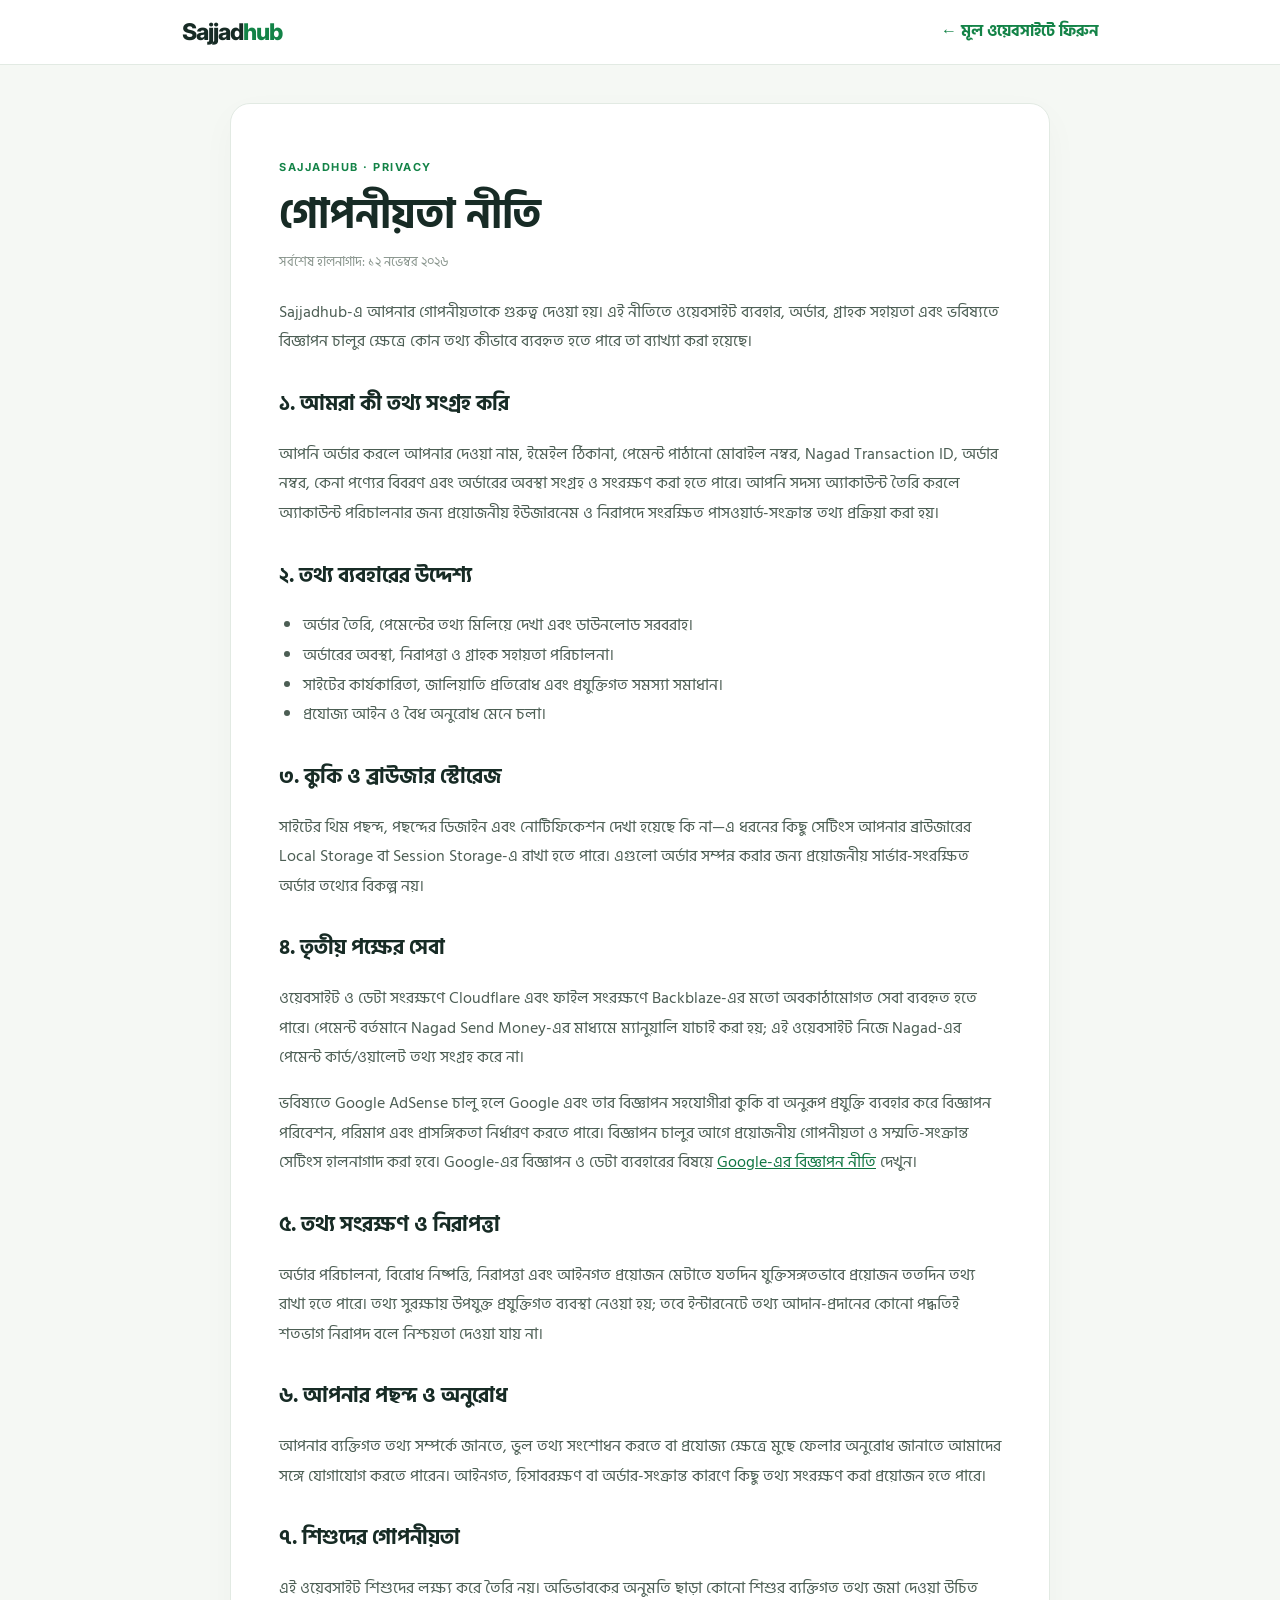
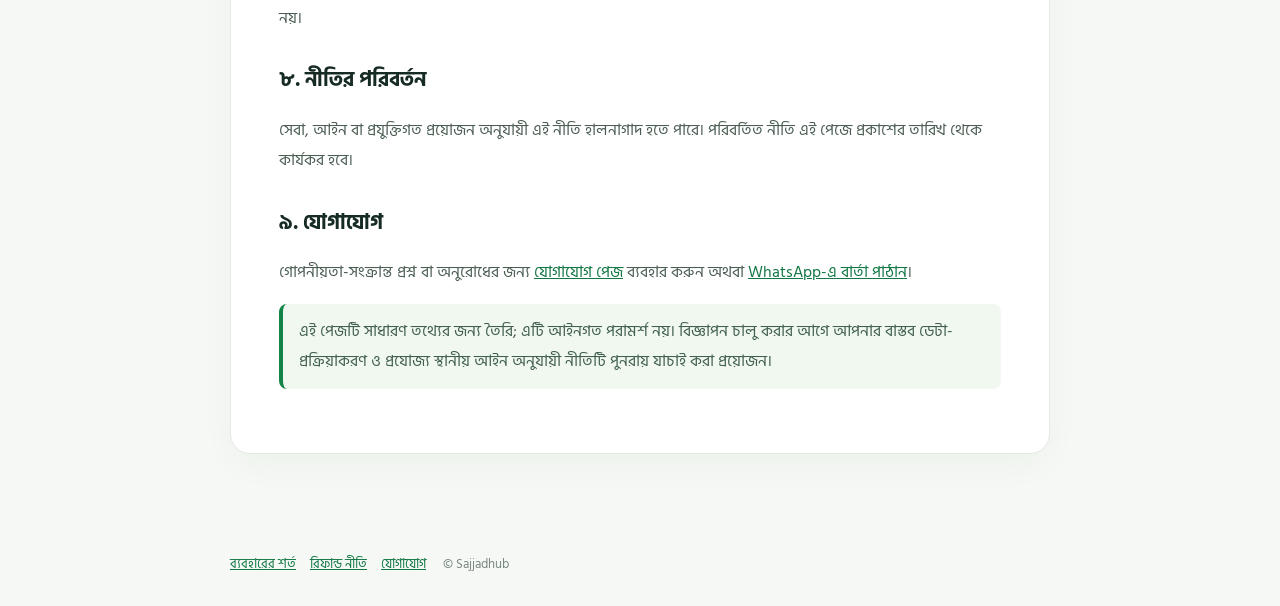
<file: privacy-policy.html>
<!doctype html>
<html lang="bn">
<head>
<meta charset="utf-8"><meta name="viewport" content="width=device-width,initial-scale=1">
<meta name="description" content="Sajjadhub কী তথ্য সংগ্রহ করে, কেন ব্যবহার করে এবং কীভাবে সুরক্ষিত রাখে—গোপনীয়তা নীতি পড়ুন।">
<meta name="robots" content="index,follow"><link rel="canonical" href="https://sajjadhub.pages.dev/privacy-policy.html">
<meta name="theme-color" content="#101828"><title>গোপনীয়তা নীতি | Sajjadhub</title>
<link rel="preconnect" href="https://fonts.googleapis.com"><link rel="preconnect" href="https://fonts.gstatic.com" crossorigin>
<link href="https://fonts.googleapis.com/css2?family=Hind+Siliguri:wght@400;500;600;700&family=Inter:wght@400;600;700&display=swap" rel="stylesheet">
<style>
:root{color-scheme:light;--ink:#172b25;--muted:#63736b;--green:#138347;--line:#e2eae3;--paper:#f5f8f4}*{box-sizing:border-box}body{margin:0;background:var(--paper);color:var(--ink);font-family:"Hind Siliguri",sans-serif;line-height:1.85}.top{background:#fff;border-bottom:1px solid var(--line)}.nav{max-width:960px;margin:auto;padding:17px 22px;display:flex;justify-content:space-between;align-items:center;gap:15px}.brand{font:800 23px Inter,sans-serif;color:var(--ink);text-decoration:none;letter-spacing:-1px}.brand span{color:var(--green)}.nav a:last-child{color:var(--green);text-decoration:none;font-weight:700}.wrap{max-width:860px;margin:38px auto;padding:0 20px 60px}.paper{background:#fff;border:1px solid var(--line);border-radius:20px;padding:clamp(22px,5vw,48px);box-shadow:0 12px 35px #183c2408}.eyebrow{font:700 11px Inter,sans-serif;letter-spacing:1.5px;color:var(--green)}h1{font-size:clamp(30px,5vw,42px);line-height:1.25;margin:8px 0}h2{font-size:21px;margin:28px 0 5px}p,li{color:#4c5e54}a{color:#117743}ul{padding-left:24px}.date{font-size:13px;color:#89958d;margin:0 0 24px}.note{background:#f0f8f0;border-left:4px solid var(--green);padding:13px 16px;border-radius:8px;color:#42604b}.bottom{max-width:860px;margin:0 auto;padding:0 20px 30px;color:#7b8980;font-size:13px}.bottom a{margin-right:14px}
</style></head>
<body><header class="top"><nav class="nav"><a class="brand" href="/">Sajjad<span>hub</span></a><a href="/">← মূল ওয়েবসাইটে ফিরুন</a></nav></header>
<main class="wrap"><article class="paper">
<span class="eyebrow">SAJJADHUB · PRIVACY</span><h1>গোপনীয়তা নীতি</h1><p class="date">সর্বশেষ হালনাগাদ: ১২ নভেম্বর ২০২৬</p>
<p>Sajjadhub-এ আপনার গোপনীয়তাকে গুরুত্ব দেওয়া হয়। এই নীতিতে ওয়েবসাইট ব্যবহার, অর্ডার, গ্রাহক সহায়তা এবং ভবিষ্যতে বিজ্ঞাপন চালুর ক্ষেত্রে কোন তথ্য কীভাবে ব্যবহৃত হতে পারে তা ব্যাখ্যা করা হয়েছে।</p>
<h2>১. আমরা কী তথ্য সংগ্রহ করি</h2><p>আপনি অর্ডার করলে আপনার দেওয়া নাম, ইমেইল ঠিকানা, পেমেন্ট পাঠানো মোবাইল নম্বর, Nagad Transaction ID, অর্ডার নম্বর, কেনা পণ্যের বিবরণ এবং অর্ডারের অবস্থা সংগ্রহ ও সংরক্ষণ করা হতে পারে। আপনি সদস্য অ্যাকাউন্ট তৈরি করলে অ্যাকাউন্ট পরিচালনার জন্য প্রয়োজনীয় ইউজারনেম ও নিরাপদে সংরক্ষিত পাসওয়ার্ড-সংক্রান্ত তথ্য প্রক্রিয়া করা হয়।</p>
<h2>২. তথ্য ব্যবহারের উদ্দেশ্য</h2><ul><li>অর্ডার তৈরি, পেমেন্টের তথ্য মিলিয়ে দেখা এবং ডাউনলোড সরবরাহ।</li><li>অর্ডারের অবস্থা, নিরাপত্তা ও গ্রাহক সহায়তা পরিচালনা।</li><li>সাইটের কার্যকারিতা, জালিয়াতি প্রতিরোধ এবং প্রযুক্তিগত সমস্যা সমাধান।</li><li>প্রযোজ্য আইন ও বৈধ অনুরোধ মেনে চলা।</li></ul>
<h2>৩. কুকি ও ব্রাউজার স্টোরেজ</h2><p>সাইটের থিম পছন্দ, পছন্দের ডিজাইন এবং নোটিফিকেশন দেখা হয়েছে কি না—এ ধরনের কিছু সেটিংস আপনার ব্রাউজারের Local Storage বা Session Storage-এ রাখা হতে পারে। এগুলো অর্ডার সম্পন্ন করার জন্য প্রয়োজনীয় সার্ভার-সংরক্ষিত অর্ডার তথ্যের বিকল্প নয়।</p>
<h2>৪. তৃতীয় পক্ষের সেবা</h2><p>ওয়েবসাইট ও ডেটা সংরক্ষণে Cloudflare এবং ফাইল সংরক্ষণে Backblaze-এর মতো অবকাঠামোগত সেবা ব্যবহৃত হতে পারে। পেমেন্ট বর্তমানে Nagad Send Money-এর মাধ্যমে ম্যানুয়ালি যাচাই করা হয়; এই ওয়েবসাইট নিজে Nagad-এর পেমেন্ট কার্ড/ওয়ালেট তথ্য সংগ্রহ করে না।</p>
<p>ভবিষ্যতে Google AdSense চালু হলে Google এবং তার বিজ্ঞাপন সহযোগীরা কুকি বা অনুরূপ প্রযুক্তি ব্যবহার করে বিজ্ঞাপন পরিবেশন, পরিমাপ এবং প্রাসঙ্গিকতা নির্ধারণ করতে পারে। বিজ্ঞাপন চালুর আগে প্রয়োজনীয় গোপনীয়তা ও সম্মতি-সংক্রান্ত সেটিংস হালনাগাদ করা হবে। Google-এর বিজ্ঞাপন ও ডেটা ব্যবহারের বিষয়ে <a href="https://policies.google.com/technologies/ads" target="_blank" rel="noopener noreferrer">Google-এর বিজ্ঞাপন নীতি</a> দেখুন।</p>
<h2>৫. তথ্য সংরক্ষণ ও নিরাপত্তা</h2><p>অর্ডার পরিচালনা, বিরোধ নিষ্পত্তি, নিরাপত্তা এবং আইনগত প্রয়োজন মেটাতে যতদিন যুক্তিসঙ্গতভাবে প্রয়োজন ততদিন তথ্য রাখা হতে পারে। তথ্য সুরক্ষায় উপযুক্ত প্রযুক্তিগত ব্যবস্থা নেওয়া হয়; তবে ইন্টারনেটে তথ্য আদান-প্রদানের কোনো পদ্ধতিই শতভাগ নিরাপদ বলে নিশ্চয়তা দেওয়া যায় না।</p>
<h2>৬. আপনার পছন্দ ও অনুরোধ</h2><p>আপনার ব্যক্তিগত তথ্য সম্পর্কে জানতে, ভুল তথ্য সংশোধন করতে বা প্রযোজ্য ক্ষেত্রে মুছে ফেলার অনুরোধ জানাতে আমাদের সঙ্গে যোগাযোগ করতে পারেন। আইনগত, হিসাবরক্ষণ বা অর্ডার-সংক্রান্ত কারণে কিছু তথ্য সংরক্ষণ করা প্রয়োজন হতে পারে।</p>
<h2>৭. শিশুদের গোপনীয়তা</h2><p>এই ওয়েবসাইট শিশুদের লক্ষ্য করে তৈরি নয়। অভিভাবকের অনুমতি ছাড়া কোনো শিশুর ব্যক্তিগত তথ্য জমা দেওয়া উচিত নয়।</p>
<h2>৮. নীতির পরিবর্তন</h2><p>সেবা, আইন বা প্রযুক্তিগত প্রয়োজন অনুযায়ী এই নীতি হালনাগাদ হতে পারে। পরিবর্তিত নীতি এই পেজে প্রকাশের তারিখ থেকে কার্যকর হবে।</p>
<h2>৯. যোগাযোগ</h2><p>গোপনীয়তা-সংক্রান্ত প্রশ্ন বা অনুরোধের জন্য <a href="/contact.html">যোগাযোগ পেজ</a> ব্যবহার করুন অথবা <a href="https://wa.me/8801951608000" target="_blank" rel="noopener noreferrer">WhatsApp-এ বার্তা পাঠান</a>।</p>
<p class="note">এই পেজটি সাধারণ তথ্যের জন্য তৈরি; এটি আইনগত পরামর্শ নয়। বিজ্ঞাপন চালু করার আগে আপনার বাস্তব ডেটা-প্রক্রিয়াকরণ ও প্রযোজ্য স্থানীয় আইন অনুযায়ী নীতিটি পুনরায় যাচাই করা প্রয়োজন।</p>
</article></main><footer class="bottom"><a href="/terms.html">ব্যবহারের শর্ত</a><a href="/refund-policy.html">রিফান্ড নীতি</a><a href="/contact.html">যোগাযোগ</a> © Sajjadhub</footer></body></html>
</file>
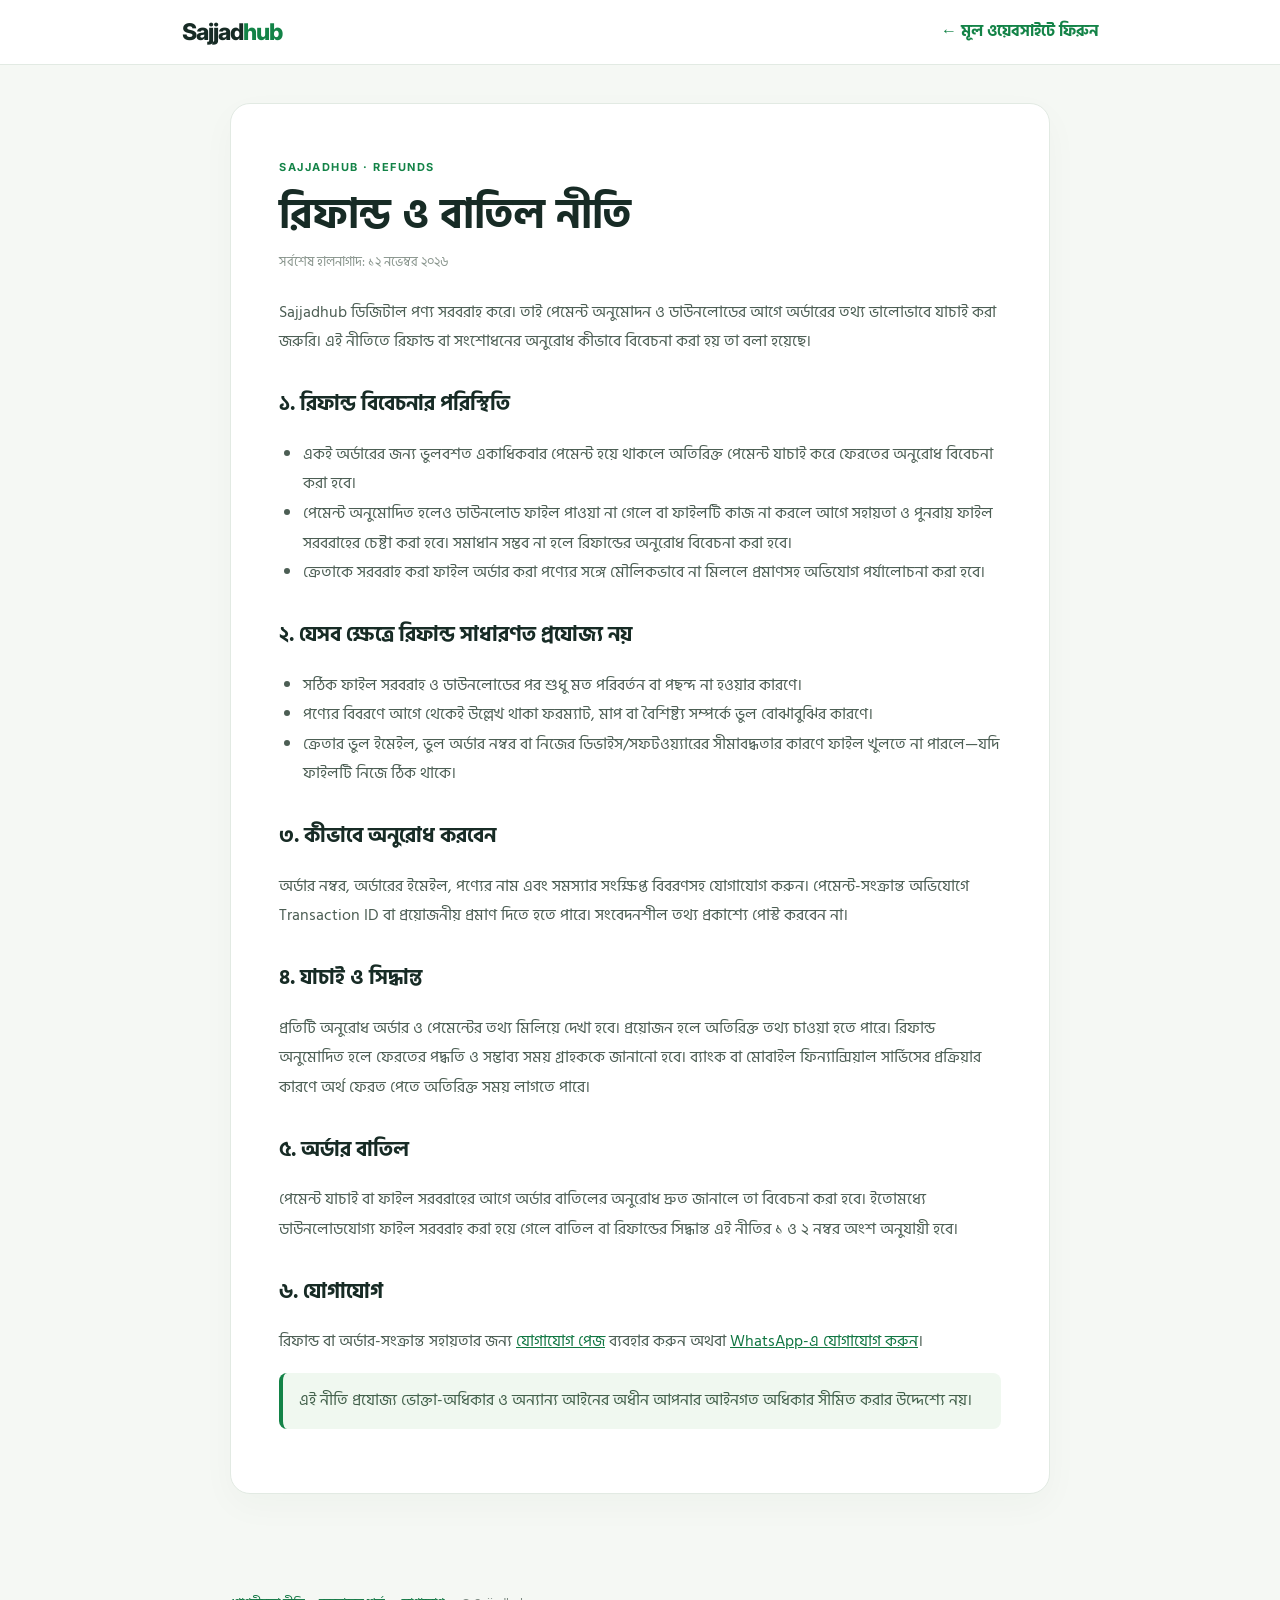
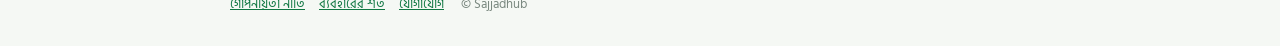
<file: refund-policy.html>
<!doctype html>
<html lang="bn"><head><meta charset="utf-8"><meta name="viewport" content="width=device-width,initial-scale=1"><meta name="description" content="Sajjadhub-এর ডিজিটাল পণ্যের অর্ডার, পেমেন্ট ও রিফান্ডের নিয়ম।"><meta name="robots" content="index,follow"><link rel="canonical" href="https://sajjadhub.pages.dev/refund-policy.html"><meta name="theme-color" content="#101828"><title>রিফান্ড নীতি | Sajjadhub</title><link rel="preconnect" href="https://fonts.googleapis.com"><link rel="preconnect" href="https://fonts.gstatic.com" crossorigin><link href="https://fonts.googleapis.com/css2?family=Hind+Siliguri:wght@400;500;600;700&family=Inter:wght@400;600;700;800&display=swap" rel="stylesheet"><style>
:root{--ink:#172b25;--green:#138347;--line:#e2eae3;--paper:#f5f8f4}*{box-sizing:border-box}body{margin:0;background:var(--paper);color:var(--ink);font-family:"Hind Siliguri",sans-serif;line-height:1.85}.top{background:#fff;border-bottom:1px solid var(--line)}.nav{max-width:960px;margin:auto;padding:17px 22px;display:flex;justify-content:space-between;align-items:center;gap:15px}.brand{font:800 23px Inter,sans-serif;color:var(--ink);text-decoration:none;letter-spacing:-1px}.brand span{color:var(--green)}.nav a:last-child{color:var(--green);text-decoration:none;font-weight:700}.wrap{max-width:860px;margin:38px auto;padding:0 20px 60px}.paper{background:#fff;border:1px solid var(--line);border-radius:20px;padding:clamp(22px,5vw,48px);box-shadow:0 12px 35px #183c2408}.eyebrow{font:700 11px Inter,sans-serif;letter-spacing:1.5px;color:var(--green)}h1{font-size:clamp(30px,5vw,42px);line-height:1.25;margin:8px 0}h2{font-size:21px;margin:28px 0 5px}p,li{color:#4c5e54}.date{font-size:13px;color:#89958d;margin:0 0 24px}a{color:#117743}ul{padding-left:24px}.note{background:#f0f8f0;border-left:4px solid var(--green);padding:13px 16px;border-radius:8px;color:#42604b}.bottom{max-width:860px;margin:0 auto;padding:0 20px 30px;color:#7b8980;font-size:13px}.bottom a{margin-right:14px}</style></head>
<body><header class="top"><nav class="nav"><a class="brand" href="/">Sajjad<span>hub</span></a><a href="/">← মূল ওয়েবসাইটে ফিরুন</a></nav></header><main class="wrap"><article class="paper"><span class="eyebrow">SAJJADHUB · REFUNDS</span><h1>রিফান্ড ও বাতিল নীতি</h1><p class="date">সর্বশেষ হালনাগাদ: ১২ নভেম্বর ২০২৬</p>
<p>Sajjadhub ডিজিটাল পণ্য সরবরাহ করে। তাই পেমেন্ট অনুমোদন ও ডাউনলোডের আগে অর্ডারের তথ্য ভালোভাবে যাচাই করা জরুরি। এই নীতিতে রিফান্ড বা সংশোধনের অনুরোধ কীভাবে বিবেচনা করা হয় তা বলা হয়েছে।</p>
<h2>১. রিফান্ড বিবেচনার পরিস্থিতি</h2><ul><li>একই অর্ডারের জন্য ভুলবশত একাধিকবার পেমেন্ট হয়ে থাকলে অতিরিক্ত পেমেন্ট যাচাই করে ফেরতের অনুরোধ বিবেচনা করা হবে।</li><li>পেমেন্ট অনুমোদিত হলেও ডাউনলোড ফাইল পাওয়া না গেলে বা ফাইলটি কাজ না করলে আগে সহায়তা ও পুনরায় ফাইল সরবরাহের চেষ্টা করা হবে। সমাধান সম্ভব না হলে রিফান্ডের অনুরোধ বিবেচনা করা হবে।</li><li>ক্রেতাকে সরবরাহ করা ফাইল অর্ডার করা পণ্যের সঙ্গে মৌলিকভাবে না মিললে প্রমাণসহ অভিযোগ পর্যালোচনা করা হবে।</li></ul>
<h2>২. যেসব ক্ষেত্রে রিফান্ড সাধারণত প্রযোজ্য নয়</h2><ul><li>সঠিক ফাইল সরবরাহ ও ডাউনলোডের পর শুধু মত পরিবর্তন বা পছন্দ না হওয়ার কারণে।</li><li>পণ্যের বিবরণে আগে থেকেই উল্লেখ থাকা ফরম্যাট, মাপ বা বৈশিষ্ট্য সম্পর্কে ভুল বোঝাবুঝির কারণে।</li><li>ক্রেতার ভুল ইমেইল, ভুল অর্ডার নম্বর বা নিজের ডিভাইস/সফটওয়্যারের সীমাবদ্ধতার কারণে ফাইল খুলতে না পারলে—যদি ফাইলটি নিজে ঠিক থাকে।</li></ul>
<h2>৩. কীভাবে অনুরোধ করবেন</h2><p>অর্ডার নম্বর, অর্ডারের ইমেইল, পণ্যের নাম এবং সমস্যার সংক্ষিপ্ত বিবরণসহ যোগাযোগ করুন। পেমেন্ট-সংক্রান্ত অভিযোগে Transaction ID বা প্রয়োজনীয় প্রমাণ দিতে হতে পারে। সংবেদনশীল তথ্য প্রকাশ্যে পোস্ট করবেন না।</p>
<h2>৪. যাচাই ও সিদ্ধান্ত</h2><p>প্রতিটি অনুরোধ অর্ডার ও পেমেন্টের তথ্য মিলিয়ে দেখা হবে। প্রয়োজন হলে অতিরিক্ত তথ্য চাওয়া হতে পারে। রিফান্ড অনুমোদিত হলে ফেরতের পদ্ধতি ও সম্ভাব্য সময় গ্রাহককে জানানো হবে। ব্যাংক বা মোবাইল ফিন্যান্সিয়াল সার্ভিসের প্রক্রিয়ার কারণে অর্থ ফেরত পেতে অতিরিক্ত সময় লাগতে পারে।</p>
<h2>৫. অর্ডার বাতিল</h2><p>পেমেন্ট যাচাই বা ফাইল সরবরাহের আগে অর্ডার বাতিলের অনুরোধ দ্রুত জানালে তা বিবেচনা করা হবে। ইতোমধ্যে ডাউনলোডযোগ্য ফাইল সরবরাহ করা হয়ে গেলে বাতিল বা রিফান্ডের সিদ্ধান্ত এই নীতির ১ ও ২ নম্বর অংশ অনুযায়ী হবে।</p>
<h2>৬. যোগাযোগ</h2><p>রিফান্ড বা অর্ডার-সংক্রান্ত সহায়তার জন্য <a href="/contact.html">যোগাযোগ পেজ</a> ব্যবহার করুন অথবা <a href="https://wa.me/8801951608000" target="_blank" rel="noopener noreferrer">WhatsApp-এ যোগাযোগ করুন</a>।</p><p class="note">এই নীতি প্রযোজ্য ভোক্তা-অধিকার ও অন্যান্য আইনের অধীন আপনার আইনগত অধিকার সীমিত করার উদ্দেশ্যে নয়।</p>
</article></main><footer class="bottom"><a href="/privacy-policy.html">গোপনীয়তা নীতি</a><a href="/terms.html">ব্যবহারের শর্ত</a><a href="/contact.html">যোগাযোগ</a> © Sajjadhub</footer></body></html>
</file>
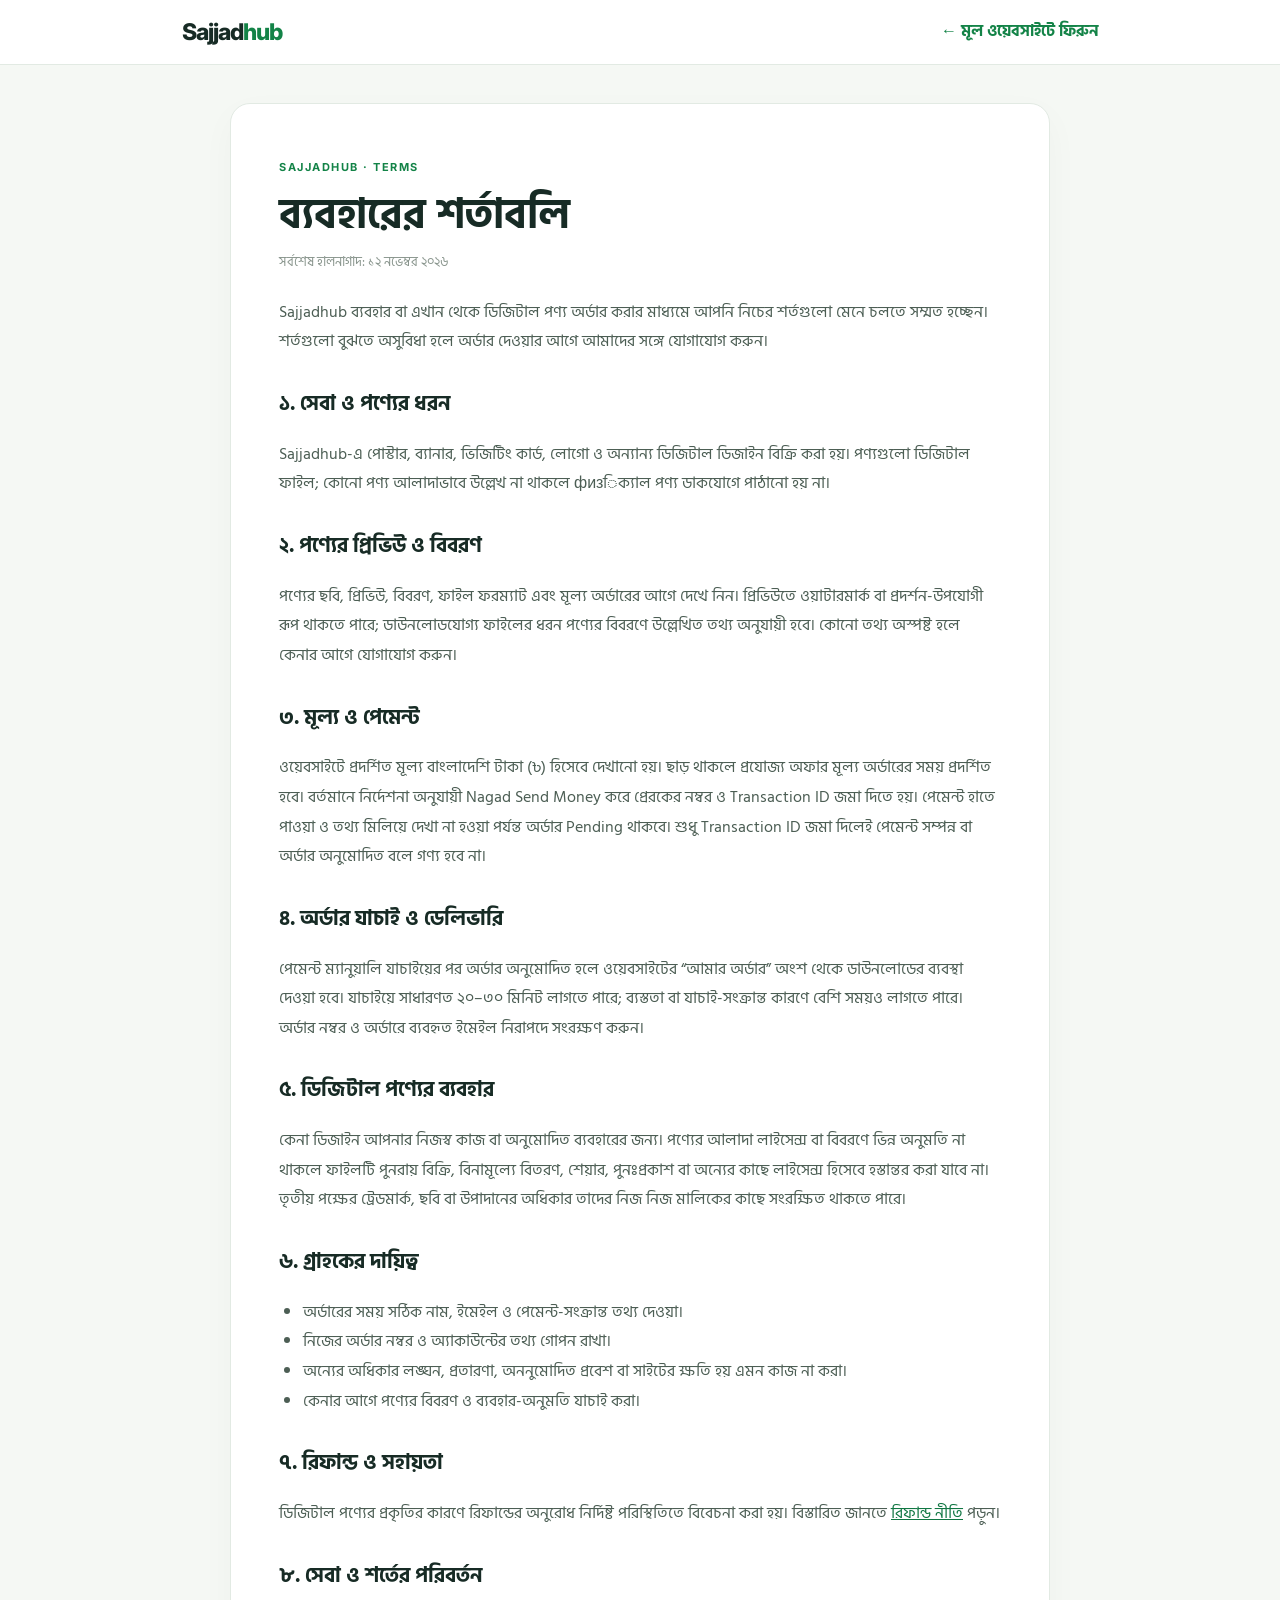
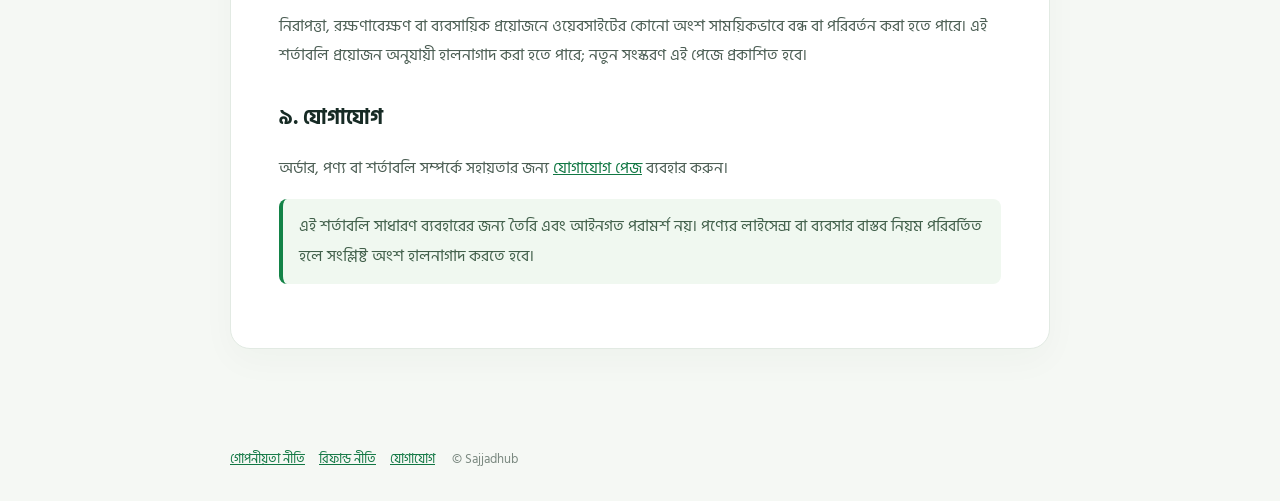
<file: terms.html>
<!doctype html>
<html lang="bn"><head><meta charset="utf-8"><meta name="viewport" content="width=device-width,initial-scale=1"><meta name="description" content="Sajjadhub ওয়েবসাইট ব্যবহার, ডিজিটাল পণ্য কেনা, পেমেন্ট ও ডাউনলোডের শর্তাবলি।"><meta name="robots" content="index,follow"><link rel="canonical" href="https://sajjadhub.pages.dev/terms.html"><meta name="theme-color" content="#101828"><title>ব্যবহারের শর্ত | Sajjadhub</title><link rel="preconnect" href="https://fonts.googleapis.com"><link rel="preconnect" href="https://fonts.gstatic.com" crossorigin><link href="https://fonts.googleapis.com/css2?family=Hind+Siliguri:wght@400;500;600;700&family=Inter:wght@400;600;700&display=swap" rel="stylesheet"><style>
:root{--ink:#172b25;--muted:#63736b;--green:#138347;--line:#e2eae3;--paper:#f5f8f4}*{box-sizing:border-box}body{margin:0;background:var(--paper);color:var(--ink);font-family:"Hind Siliguri",sans-serif;line-height:1.85}.top{background:#fff;border-bottom:1px solid var(--line)}.nav{max-width:960px;margin:auto;padding:17px 22px;display:flex;justify-content:space-between;align-items:center;gap:15px}.brand{font:800 23px Inter,sans-serif;color:var(--ink);text-decoration:none;letter-spacing:-1px}.brand span{color:var(--green)}.nav a:last-child{color:var(--green);text-decoration:none;font-weight:700}.wrap{max-width:860px;margin:38px auto;padding:0 20px 60px}.paper{background:#fff;border:1px solid var(--line);border-radius:20px;padding:clamp(22px,5vw,48px);box-shadow:0 12px 35px #183c2408}.eyebrow{font:700 11px Inter,sans-serif;letter-spacing:1.5px;color:var(--green)}h1{font-size:clamp(30px,5vw,42px);line-height:1.25;margin:8px 0}h2{font-size:21px;margin:28px 0 5px}p,li{color:#4c5e54}.date{font-size:13px;color:#89958d;margin:0 0 24px}a{color:#117743}ul{padding-left:24px}.note{background:#f0f8f0;border-left:4px solid var(--green);padding:13px 16px;border-radius:8px;color:#42604b}.bottom{max-width:860px;margin:0 auto;padding:0 20px 30px;color:#7b8980;font-size:13px}.bottom a{margin-right:14px}</style></head>
<body><header class="top"><nav class="nav"><a class="brand" href="/">Sajjad<span>hub</span></a><a href="/">← মূল ওয়েবসাইটে ফিরুন</a></nav></header><main class="wrap"><article class="paper"><span class="eyebrow">SAJJADHUB · TERMS</span><h1>ব্যবহারের শর্তাবলি</h1><p class="date">সর্বশেষ হালনাগাদ: ১২ নভেম্বর ২০২৬</p>
<p>Sajjadhub ব্যবহার বা এখান থেকে ডিজিটাল পণ্য অর্ডার করার মাধ্যমে আপনি নিচের শর্তগুলো মেনে চলতে সম্মত হচ্ছেন। শর্তগুলো বুঝতে অসুবিধা হলে অর্ডার দেওয়ার আগে আমাদের সঙ্গে যোগাযোগ করুন।</p>
<h2>১. সেবা ও পণ্যের ধরন</h2><p>Sajjadhub-এ পোস্টার, ব্যানার, ভিজিটিং কার্ড, লোগো ও অন্যান্য ডিজিটাল ডিজাইন বিক্রি করা হয়। পণ্যগুলো ডিজিটাল ফাইল; কোনো পণ্য আলাদাভাবে উল্লেখ না থাকলে физিক্যাল পণ্য ডাকযোগে পাঠানো হয় না।</p>
<h2>২. পণ্যের প্রিভিউ ও বিবরণ</h2><p>পণ্যের ছবি, প্রিভিউ, বিবরণ, ফাইল ফরম্যাট এবং মূল্য অর্ডারের আগে দেখে নিন। প্রিভিউতে ওয়াটারমার্ক বা প্রদর্শন-উপযোগী রূপ থাকতে পারে; ডাউনলোডযোগ্য ফাইলের ধরন পণ্যের বিবরণে উল্লেখিত তথ্য অনুযায়ী হবে। কোনো তথ্য অস্পষ্ট হলে কেনার আগে যোগাযোগ করুন।</p>
<h2>৩. মূল্য ও পেমেন্ট</h2><p>ওয়েবসাইটে প্রদর্শিত মূল্য বাংলাদেশি টাকা (৳) হিসেবে দেখানো হয়। ছাড় থাকলে প্রযোজ্য অফার মূল্য অর্ডারের সময় প্রদর্শিত হবে। বর্তমানে নির্দেশনা অনুযায়ী Nagad Send Money করে প্রেরকের নম্বর ও Transaction ID জমা দিতে হয়। পেমেন্ট হাতে পাওয়া ও তথ্য মিলিয়ে দেখা না হওয়া পর্যন্ত অর্ডার Pending থাকবে। শুধু Transaction ID জমা দিলেই পেমেন্ট সম্পন্ন বা অর্ডার অনুমোদিত বলে গণ্য হবে না।</p>
<h2>৪. অর্ডার যাচাই ও ডেলিভারি</h2><p>পেমেন্ট ম্যানুয়ালি যাচাইয়ের পর অর্ডার অনুমোদিত হলে ওয়েবসাইটের “আমার অর্ডার” অংশ থেকে ডাউনলোডের ব্যবস্থা দেওয়া হবে। যাচাইয়ে সাধারণত ২০–৩০ মিনিট লাগতে পারে; ব্যস্ততা বা যাচাই-সংক্রান্ত কারণে বেশি সময়ও লাগতে পারে। অর্ডার নম্বর ও অর্ডারে ব্যবহৃত ইমেইল নিরাপদে সংরক্ষণ করুন।</p>
<h2>৫. ডিজিটাল পণ্যের ব্যবহার</h2><p>কেনা ডিজাইন আপনার নিজস্ব কাজ বা অনুমোদিত ব্যবহারের জন্য। পণ্যের আলাদা লাইসেন্স বা বিবরণে ভিন্ন অনুমতি না থাকলে ফাইলটি পুনরায় বিক্রি, বিনামূল্যে বিতরণ, শেয়ার, পুনঃপ্রকাশ বা অন্যের কাছে লাইসেন্স হিসেবে হস্তান্তর করা যাবে না। তৃতীয় পক্ষের ট্রেডমার্ক, ছবি বা উপাদানের অধিকার তাদের নিজ নিজ মালিকের কাছে সংরক্ষিত থাকতে পারে।</p>
<h2>৬. গ্রাহকের দায়িত্ব</h2><ul><li>অর্ডারের সময় সঠিক নাম, ইমেইল ও পেমেন্ট-সংক্রান্ত তথ্য দেওয়া।</li><li>নিজের অর্ডার নম্বর ও অ্যাকাউন্টের তথ্য গোপন রাখা।</li><li>অন্যের অধিকার লঙ্ঘন, প্রতারণা, অননুমোদিত প্রবেশ বা সাইটের ক্ষতি হয় এমন কাজ না করা।</li><li>কেনার আগে পণ্যের বিবরণ ও ব্যবহার-অনুমতি যাচাই করা।</li></ul>
<h2>৭. রিফান্ড ও সহায়তা</h2><p>ডিজিটাল পণ্যের প্রকৃতির কারণে রিফান্ডের অনুরোধ নির্দিষ্ট পরিস্থিতিতে বিবেচনা করা হয়। বিস্তারিত জানতে <a href="/refund-policy.html">রিফান্ড নীতি</a> পড়ুন।</p>
<h2>৮. সেবা ও শর্তের পরিবর্তন</h2><p>নিরাপত্তা, রক্ষণাবেক্ষণ বা ব্যবসায়িক প্রয়োজনে ওয়েবসাইটের কোনো অংশ সাময়িকভাবে বন্ধ বা পরিবর্তন করা হতে পারে। এই শর্তাবলি প্রয়োজন অনুযায়ী হালনাগাদ করা হতে পারে; নতুন সংস্করণ এই পেজে প্রকাশিত হবে।</p>
<h2>৯. যোগাযোগ</h2><p>অর্ডার, পণ্য বা শর্তাবলি সম্পর্কে সহায়তার জন্য <a href="/contact.html">যোগাযোগ পেজ</a> ব্যবহার করুন।</p><p class="note">এই শর্তাবলি সাধারণ ব্যবহারের জন্য তৈরি এবং আইনগত পরামর্শ নয়। পণ্যের লাইসেন্স বা ব্যবসার বাস্তব নিয়ম পরিবর্তিত হলে সংশ্লিষ্ট অংশ হালনাগাদ করতে হবে।</p>
</article></main><footer class="bottom"><a href="/privacy-policy.html">গোপনীয়তা নীতি</a><a href="/refund-policy.html">রিফান্ড নীতি</a><a href="/contact.html">যোগাযোগ</a> © Sajjadhub</footer></body></html>
</file>
